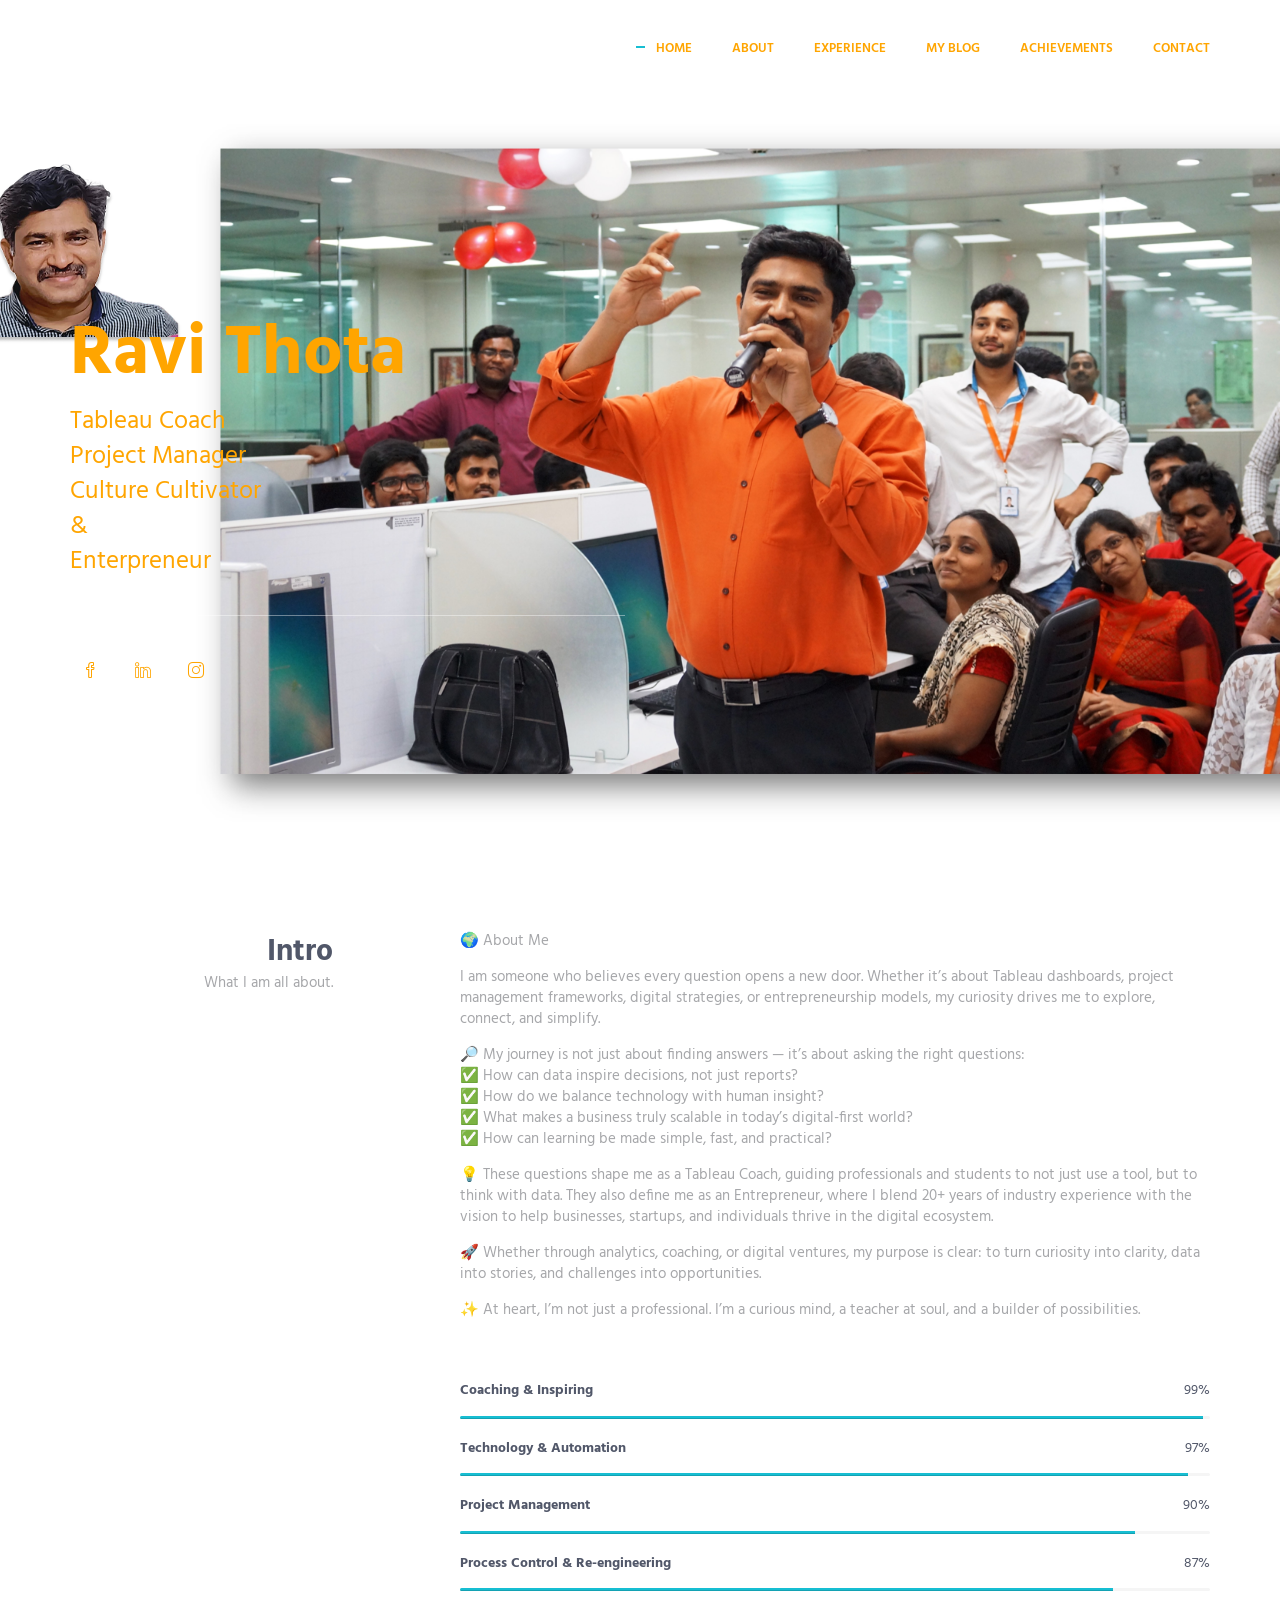
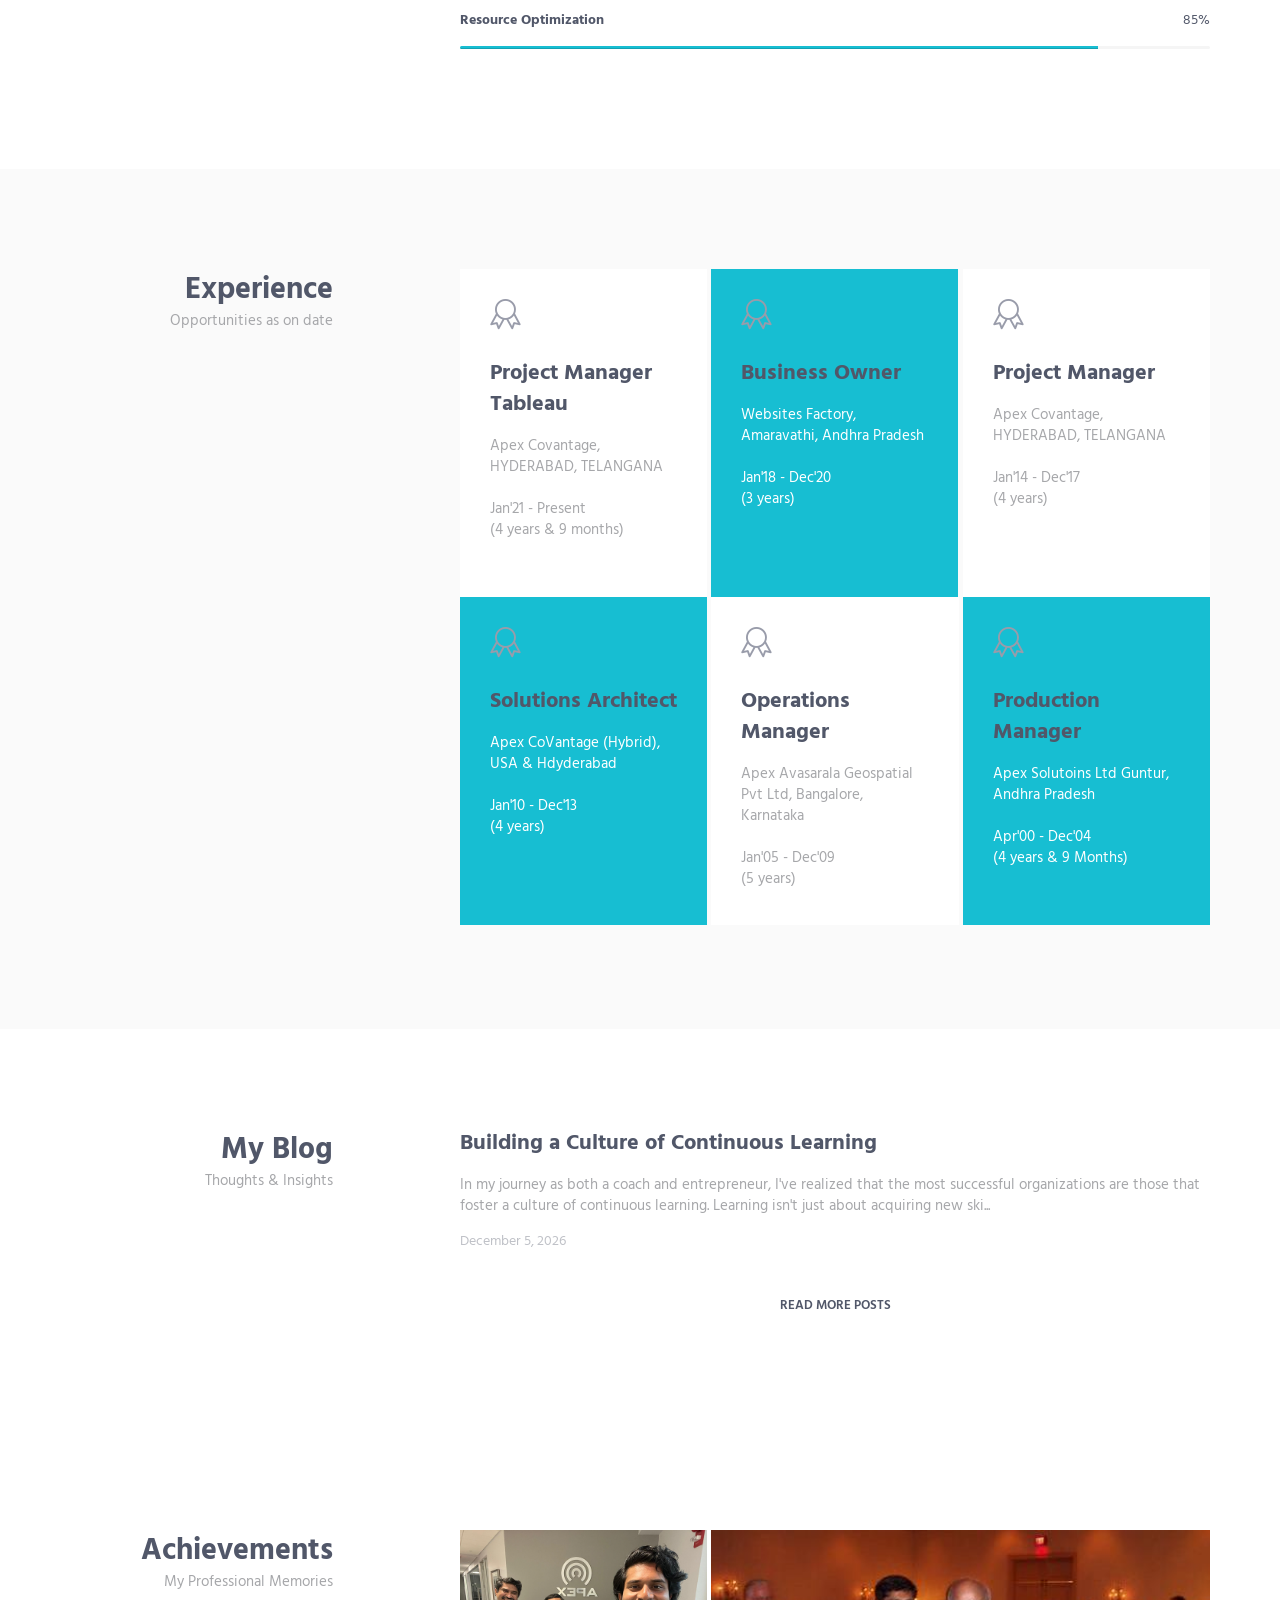
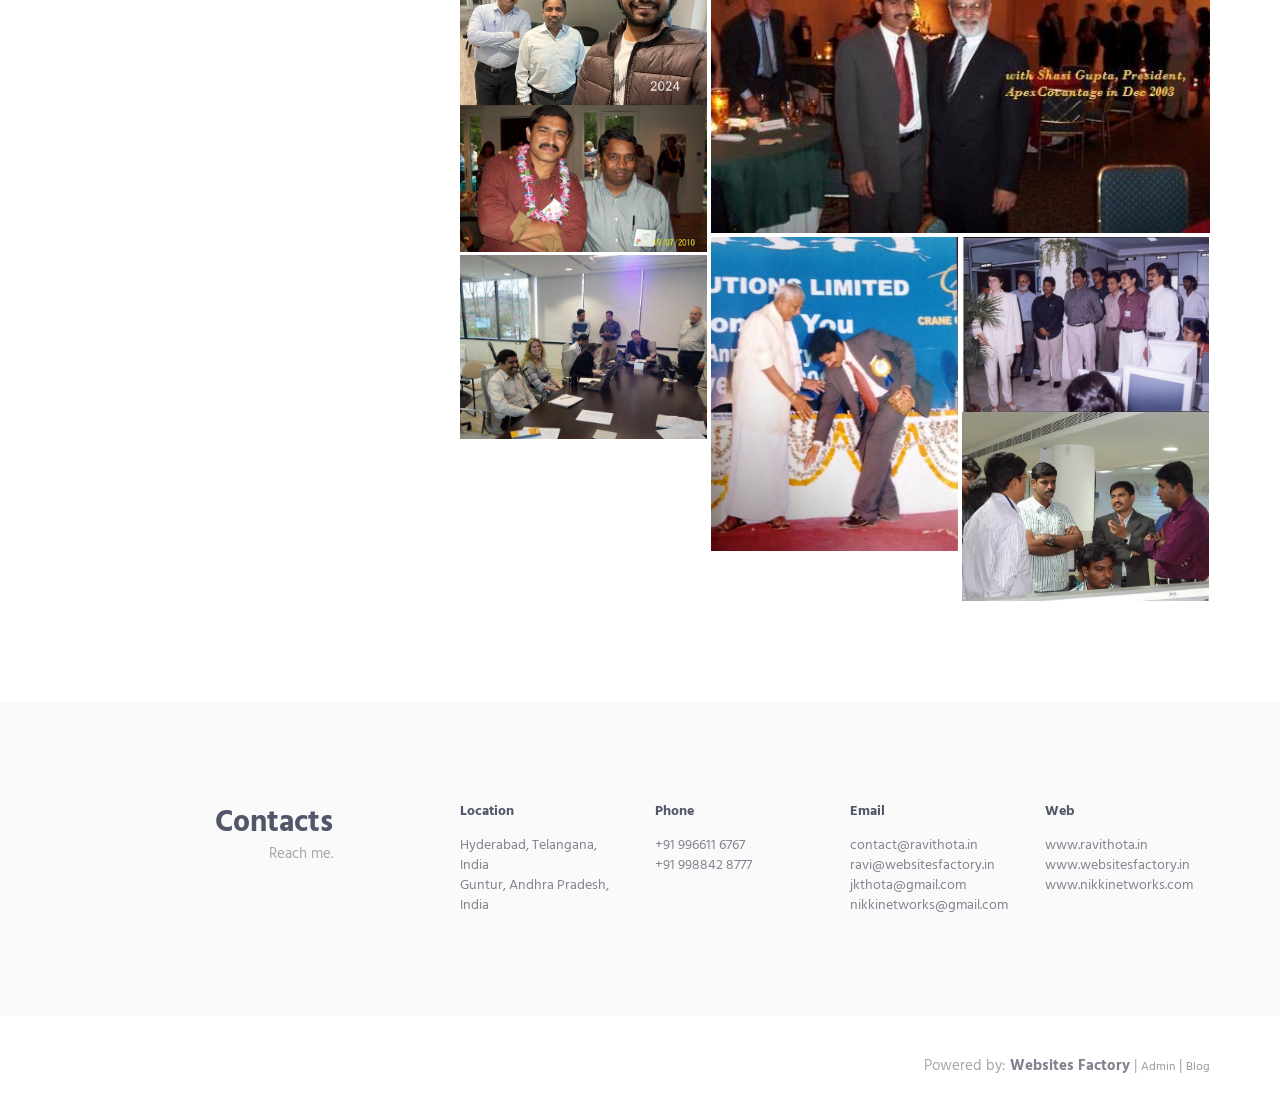
<file: index.html>
<!DOCTYPE html>
<html lang="en" class="no-js">
    <!-- BEGIN HEAD -->
    <head>
        <meta charset="utf-8"/>
        <title>Ravi Thota - Official Website</title>
        <meta http-equiv="X-UA-Compatible" content="IE=edge">
        <meta content="width=device-width, initial-scale=1" name="viewport"/>
        <meta content="Tableau Coach" name="description"/>
        <meta content="Tableau Coach" name="author"/>

        <!-- GLOBAL MANDATORY STYLES -->
        <link href="http://fonts.googleapis.com/css?family=Hind:300,400,500,600,700" rel="stylesheet" type="text/css">
        <link href="vendor/simple-line-icons/css/simple-line-icons.css" rel="stylesheet" type="text/css"/>
        <link href="vendor/bootstrap/css/bootstrap.min.css" rel="stylesheet" type="text/css"/>

        <!-- PAGE LEVEL PLUGIN STYLES -->
        <link href="css/animate.css" rel="stylesheet">

        <!-- THEME STYLES -->
        <link href="css/layout.min.css" rel="stylesheet" type="text/css"/>

        <!-- Favicon -->
        <link rel="shortcut icon" href="favicon.ico"/>
    </head>
    <!-- END HEAD -->

    <!-- BODY -->
    <body id="body" data-spy="scroll" data-target=".header">

        <!--========== HEADER ==========-->
        <header class="header navbar-fixed-top">
            <!-- Navbar -->
            <nav class="navbar" role="navigation">
                <div class="container">
                    <!-- Brand and toggle get grouped for better mobile display -->
                    <div class="menu-container js_nav-item">
                        <button type="button" class="navbar-toggle" data-toggle="collapse" data-target=".nav-collapse">
                            <span class="sr-only">Toggle navigation</span>
                            <span class="toggle-icon"></span>
                        </button>

                        <!-- Logo -->
                        <!-- End Logo -->
                    </div>

                    <!-- Collect the nav links, forms, and other content for toggling -->
                    <div class="collapse navbar-collapse nav-collapse">
                        <div class="menu-container">
                            <ul class="nav navbar-nav navbar-nav-right">
                                <li class="js_nav-item nav-item"><a class="nav-item-child nav-item-hover" href="#body">Home</a></li>
                                <li class="js_nav-item nav-item"><a class="nav-item-child nav-item-hover" href="#about">About</a></li>
                                <li class="js_nav-item nav-item"><a class="nav-item-child nav-item-hover" href="#experience">Experience</a></li>
                                <li class="js_nav-item nav-item"><a class="nav-item-child nav-item-hover" href="#blog">My Blog</a></li>
                                <li class="js_nav-item nav-item"><a class="nav-item-child nav-item-hover"
				href="#work">Achievements</a></li>
                                <li class="js_nav-item nav-item"><a class="nav-item-child nav-item-hover" href="#contact">Contact</a></li>
                            </ul>
                        </div>
                    </div>
                    <!-- End Navbar Collapse -->
                </div>
            </nav>
            <!-- Navbar -->
        </header>
        <!--========== END HEADER ==========-->

        <!--========== SLIDER ==========-->
        <div class="promo-block parallax-window"
	data-parallax="scroll" data-image-src="img/1920x1080/01.png">
            <div class="container">
                <div class="row">
                    <div class="col-sm-6">
                        <div class="promo-block-divider">
			   <br/>
			   <br/>
			   <br/>
			   <br/>
			   <br/>
                            <h1 class="promo-block-title">Ravi Thota</h1>
                            <p class="promo-block-text">Tableau
			    Coach<br/> Project Manager<br/>
			    Culture Cultivator</br>
			       &amp;<br/> Enterpreneur</p>
                        </div>
                        <ul class="list-inline">
                            <li><a href="https://www.facebook.com/jkthota" class="social-icons"><i class="icon-social-facebook"></i></a></li>
                            <li><a
href="https://www.linkedin.com/in/ravi-thota-rt-49754112b" class="social-icons"><i class="icon-social-linkedin"></i></a></li>

<li>
  <a href="https://www.instagram.com/ravi_k_t.6777" class="social-icons" target="_blank">
    <i class="icon-social-instagram"></i>
  </a>
</li>
<li>
  <a href="https://wa.me/919966116767" class="social-icons" target="_blank">
    <i class="icon-social-whatsapp"></i>
  </a>
</li>
                        </ul>
                    </div>
                </div>
                <!--// end row -->
            </div>
        </div>
        <!--========== SLIDER ==========-->

        <!--========== PAGE LAYOUT ==========-->
        <!-- About -->
        <div id="about">
            <div class="container content-lg">
                <div class="row">
                    <div class="col-sm-3 sm-margin-b-30">
                        <div class="text-right sm-text-left">
                            <h2 class="margin-b-0">Intro</h2>
                            <p>What I am all about.</p>
                        </div>
                    </div>
                    <div class="col-sm-8 col-sm-offset-1">
                        <div class="margin-b-60">


<p>🌍 About Me</p>

<p>I am someone who believes every question opens a new door. Whether
it’s about Tableau dashboards, project management frameworks, digital
strategies, or entrepreneurship models, my curiosity drives me to
explore, connect, and simplify.</p>

<p>🔎 My journey is not just about finding answers — it’s about
asking the right questions:<br/>
✅ How can data inspire decisions, not just reports?<br/>
✅ How do we balance technology with human insight?<br/>
✅ What makes a business truly scalable in today’s digital-first world?<br/>
✅ How can learning be made simple, fast, and practical?<br/></p>

<p>💡 These questions shape me as a Tableau Coach, guiding
professionals and students to not just use a tool, but to think with
data. They also define me as an Entrepreneur, where I blend 20+ years
of industry experience with the vision to help businesses, startups,
and individuals thrive in the digital ecosystem.</p>

<p>🚀 Whether through analytics, coaching, or digital ventures, my purpose is clear:
to turn curiosity into clarity, data into stories, and challenges
into opportunities.</p>

<p>✨ At heart, I’m not just a professional. I’m a curious mind, a
teacher at soul, and a builder of possibilities.
</p> </div>

                        <!-- Progress Box -->
                        <div class="progress-box">
                            <h5>Coaching & Inspiring<span
			    class="color-heading pull-right">99%</span></h5>
                            <div class="progress">
                                <div class="progress-bar
				bg-color-base" role="progressbar"
				data-width="99"></div>
                            </div>
                        </div>

                        <div class="progress-box">
                            <h5>Technology & Automation <span
			    class="color-heading pull-right">97%</span></h5>
                            <div class="progress">
                                <div class="progress-bar
				bg-color-base" role="progressbar" data-width="97"></div>
                            </div>
                        </div>
                        <div class="progress-box">
                            <h5>Project Management<span
			    class="color-heading pull-right">90%</span></h5>
                            <div class="progress">
                                <div class="progress-bar
				bg-color-base" role="progressbar" data-width="90"></div>
                            </div>
                        </div>
                        <div class="progress-box">
                            <h5>Process Control & Re-engineering<span
			    class="color-heading pull-right">87%</span></h5>
                            <div class="progress">
                                <div class="progress-bar
				bg-color-base" role="progressbar"
				data-width="87"></div>
                            </div>
                        </div>
                        <div class="progress-box">
                            <h5>Resource Optimization<span
			    class="color-heading pull-right">85%</span></h5>
                            <div class="progress">
                                <div class="progress-bar
				bg-color-base" role="progressbar"
				data-width="85"></div>
                            </div>
                        </div>
                        <!-- End Progress Box -->
                    </div>
                </div>
                <!--// end row -->
            </div>
        </div>
        <!-- End About -->

        <!-- Experience -->
        <div id="experience">
            <div class="bg-color-sky-light" data-auto-height="true">
                <div class="container content-lg">
                    <div class="row">
                        <div class="col-sm-3 sm-margin-b-30">
                            <div class="text-right sm-text-left">
                                <h2 class="margin-b-0">Experience</h2>
                                <p>Opportunities as on date</p>
                            </div>
                        </div>
                        <div class="col-sm-8 col-sm-offset-1">
                            <div class="row row-space-2 margin-b-4">


				<div class="col-md-4 md-margin-b-4">
                                    <div class="service" data-height="height">
                                        <div class="service-element">
                                            <i class="service-icon icon-badge"></i>
                                        </div>
                                        <div class="service-info">
                                            <h3>Project Manager
					    Tableau</h3>
                                            <p class="margin-b-5">Apex
					       Covantage, HYDERABAD, TELANGANA<br/><br>
					       Jan'21 - Present <br/>
					       (4 years & 9 months)</p>
                                        </div>
                                    </div>
                                </div>

				<div class="col-md-4 md-margin-b-4">
                                    <div class="service bg-color-base wow zoomIn" data-height="height" data-wow-duration=".3" data-wow-delay=".1s">
                                        <div class="service-element">
                                            <i class="service-icon icon-badge"></i>
                                        </div>
                                        <div class="service-info">
                                            <h3>Business Owner</h3>
                                            <p class="margin-b-5
					    color-white">Websites
					    Factory, Amaravathi,
					    Andhra Pradesh
<br/><br>
					       Jan'18 - Dec'20 <br/>
					       (3 years)</p>
                                        </div>
                                        <a href="#" class="content-wrapper-link"></a>    
                                    </div>
                                </div>



				<div class="col-md-4 md-margin-b-4">
                                    <div class="service" data-height="height">
                                        <div class="service-element">
                                            <i class="service-icon icon-badge"></i>
                                        </div>
                                        <div class="service-info">
                                            <h3>Project Manager</h3>
                                            <p class="margin-b-5">Apex
					       Covantage, HYDERABAD, TELANGANA<br/><br>
					       Jan'14 - Dec'17 <br/>
					       (4 years)</p>
                                        </div>
                                    </div>
                                </div>


				<div class="col-md-4 md-margin-b-4">
                                    <div class="service bg-color-base wow zoomIn" data-height="height" data-wow-duration=".3" data-wow-delay=".1s">
                                        <div class="service-element">
                                            <i class="service-icon icon-badge"></i>
                                        </div>
                                        <div class="service-info">
                                            <h3>Solutions Architect</h3>
                                            <p class="margin-b-5
					    color-white">Apex
					    CoVantage (Hybrid), USA &
					    Hdyderabad
					   <br/><br>
					       Jan'10 - Dec'13 <br/>
					       (4 years)</p>
                                        </div>
                                        <a href="#" class="content-wrapper-link"></a>    
                                    </div>
                                </div>



                                <div class="col-md-4">
                                    <div class="service" data-height="height">
                                        <div class="service-element">
                                            <i class="service-icon icon-badge"></i>
                                        </div>
                                        <div class="service-info">
                                            <h3>Operations Manager</h3>
                                            <p
					    class="margin-b-5">Apex
					    Avasarala Geospatial Pvt
					    Ltd, Bangalore, Karnataka
<br/><br>
					       Jan'05 - Dec'09 <br/>
					       (5 years)</p>
                                        </div>
                                        <a href="#" class="content-wrapper-link"></a>    
                                    </div>
                                </div>

				<div class="col-md-4 md-margin-b-4">
                                    <div class="service bg-color-base wow zoomIn" data-height="height" data-wow-duration=".3" data-wow-delay=".1s">
                                        <div class="service-element">
                                            <i class="service-icon icon-badge"></i>
                                        </div>
                                        <div class="service-info">
                                            <h3>Production Manager</h3>
                                            <p class="margin-b-5
					    color-white">Apex
					    Solutoins Ltd Guntur,
					    Andhra Pradesh
					   <br/><br>
					       Apr'00 - Dec'04 <br/>
					       (4 years & 9 Months)</p>
                                        </div>
                                        <a href="#" class="content-wrapper-link"></a>    
                                    </div>
                                </div>



                            </div>
                            <!--// end row -->
                        </div>
                    </div>
                    <!--// end row -->
                </div>
            </div>
        </div>
        <!-- End Experience -->

        <!-- Blog -->
        <div id="blog">
            <div class="container content-lg">
                <div class="row">
                    <div class="col-sm-3 sm-margin-b-30">
                        <div class="text-right sm-text-left">
                            <h2 class="margin-b-0">My Blog</h2>
                            <p>Thoughts & Insights</p>
                        </div>
                    </div>
                    <div class="col-sm-8 col-sm-offset-1">
                        <!-- Latest Blog Post Container -->
                        <div id="latest-blog-container">
                            <!-- Latest blog post will be dynamically loaded here -->
                        </div>
                        
                        <!-- More Button -->
                        <div class="text-center">
                            <a href="blog.html" class="btn-theme btn-theme-sm btn-white-bg text-uppercase">Read More Posts</a>
                        </div>
                    </div>
                </div>
                <!--// end row -->
            </div>
        </div>
        <!-- End Blog -->

        <!-- Work -->
        <div id="work">
            <div class="container content-lg">
                <div class="row">
                    <div class="col-sm-3 sm-margin-b-30">
                        <div class="text-right sm-text-left">
                            <h2 class="margin-b-0">Achievements</h2>
                            <p>My Professional Memories</p>
                        </div>
                    </div>
                    <div class="col-sm-8 col-sm-offset-1">
                        <!-- Masonry Grid -->
                        <div class="masonry-grid row row-space-2">
                            <div class="masonry-grid-sizer col-xs-6
col-sm-6 col-md-1"></div>

                            <div class="masonry-grid-item col-xs-12 col-sm-6 col-md-4 margin-b-4">
                                <!-- Work -->
                                <div class="work work-popup-trigger">
                                    <div class="work-overlay">
                                        <img class="full-width
					img-responsive"
					src="img/397x400/pardha.png" alt="Portfolio Image">
                                    </div>
                                    <div class="work-popup-overlay">
                                        <div class="work-popup-content">
                                            <a href="javascript:void(0);" class="work-popup-close">Hide</a>
                                            <div class="margin-b-30">
                                                <h3
						class="margin-b-5">2010
						& 2024
						Visit to Herndon, USA</h3>
                                                <span></span>
                                            </div>
                                            <div class="row">
                                                <div class="col-sm-8 work-popup-content-divider sm-margin-b-20">
                                                    <div class="margin-t-10 sm-margin-t-0">
                                                        <ul class="list-inline work-popup-tag">
                                                            <li class="work-popup-tag-item"><a class="work-popup-tag-link"
							    href="#">



<p>🌟 My Role Model – Sri Pardha Karamsetty, CEO Apex CoVantage</p>
<p>Every journey needs inspiration, and for me, that light has been
Sri Pardha Garu. He is more than a leader — he is a visionary who has shown how
knowledge, humility, and service can create a lasting impact.</p>

<p>What inspires me most about Sri Pardha Garu is his ability to
blend wisdom with action. He doesn’t just speak about values; he
lives them. His clarity of thought, courage in decisions, and deep
compassion for people have been guiding principles in my own path as
a Tableau Coach and Entrepreneur.</p>

<p>💡 From him, I learned that true leadership is not about titles,
but about the questions we ask, the opportunities we create, and the
lives we touch.</p>

<p>🙏 I feel grateful to carry forward even a fraction of his vision
— to inspire, to build, and to serve with purpose.</p>
							      </a></li>
                                                        </ul>
                                                    </div>
                                                </div>
                                                <div class="col-sm-4">
                                                    <div
class="margin-t-10 sm-margin-t-0">

<p>Photo<br/>

Top (Herndon, 2024): With Sri Pardha Garu and my elder son, Vamsi
Thota<br/>
<br/>
Bottom (Herndon, 2010): With Sri Pardha Garu at a Christmas Party</p>

                                                    </div>
                                                </div>
                                            </div>
                                        </div>
                                    </div>
                                </div>
                                <!-- End Work -->
                            </div>

                            <div class="masonry-grid-item col-xs-12 col-sm-6 col-md-8 margin-b-4">
                                <!-- Work -->
                                <div class="work work-popup-trigger">
                                    <div class="work-overlay">
                                        <img class="full-width img-responsive" src="img/800x400/01.jpg" alt="Portfolio Image">
                                    </div>
                                    <div class="work-popup-overlay">
                                        <div class="work-popup-content">
                                            <a href="javascript:void(0);" class="work-popup-close">Hide</a>
                                            <div class="margin-b-30">
                                                <h3 class="margin-b-5">Consistency
						   & Stability</h3>
                                                <span>25 years
						   Service at APEX
						   in various
						   Departments</span>
                                            </div>
                                            <div class="row">
                                                <div class="col-sm-8 work-popup-content-divider sm-margin-b-20">
                                                    <div class="margin-t-10 sm-margin-t-0">
<p>An accomplished Content Development & e-Publishing Professional
   with significant experience of 19 years with Apex Covantage in
   diverse areas encompassing web content development, project
   management, customer engagement, quality, reporting &
   documentation, and people management</p>

<p>Expert in providing tactical E-learning solutions using strong
   knowledge of all phases of the Content Development Life Cycle,
   including Study, Analysis, Content Design, Deployment, Integration
   and Implementation. Well versed with data conversions, client
   interaction, production of conversion samples, re-engineering of
   production process.</p>

							<ul class="list-inline work-popup-tag">
                                                            <li class="work-popup-tag-item"><a class="work-popup-tag-link"
							    href="#">Photo:
							       With
							       Dr.
							       Shashi
							       Gupta -
							       Founder
							       of APEX
							       CoVantage
							       in 2003
							      </a></li>
                                                        </ul>
                                                    </div>
                                                </div>
                                                <div class="col-sm-4">
                                                    <div class="margin-t-10 sm-margin-t-0">
                                                        <p class="margin-b-5"><strong>Project
							   Manager:</strong>
							2012-2017</p>
                                                        <p class="margin-b-5"><strong>Operations
							   Manager:</strong>
							2007-2011</p>
                                                        <p class="margin-b-5"><strong>Production
							   Manager:</strong>
							2001-2006</p>
                                                        <p class="margin-b-5"><strong>Process
							   Quality
							   Group
							   Leader:</strong>
							1999-2000</p>
                                                    </div>
                                                </div>
                                            </div>
                                        </div>
                                    </div>
                                </div>
                                <!-- End Work -->
                            </div>



                            <div class="masonry-grid-item col-xs-12 col-sm-6 col-md-4 margin-b-4">
                                <!-- Work -->
                                <div class="work work-popup-trigger">
                                    <div class="work-overlay">
                                        <img class="full-width img-responsive" src="img/397x400/01.jpg" alt="Portfolio Image">
                                    </div>
                                    <div class="work-popup-overlay">
                                        <div class="work-popup-content">
                                            <a href="javascript:void(0);" class="work-popup-close">Hide</a>
                                            <div class="margin-b-30">
                                                <h3 class="margin-b-5">5
						   Years Anniversary
						   Celebration with
						   APEX - Guntur</h3>
                                                <span></span>
                                            </div>
                                            <div class="row">
                                                <div class="col-sm-8 work-popup-content-divider sm-margin-b-20">
                                                    <div class="margin-t-10 sm-margin-t-0">
                                                        <ul class="list-inline work-popup-tag">
                                                            <li class="work-popup-tag-item"><a class="work-popup-tag-link"
							    href="#">Photo:
							       With
							       Mr.
							       Grandhi
							       Subba
							       Rao
							       Garu-
							       Founder
							       of
							       Crane
							       Group
							       of
							       Companies
							       - 
							       2005
							      </a></li>
                                                        </ul>
                                                    </div>
                                                </div>
                                                <div class="col-sm-4">
                                                    <div class="margin-t-10 sm-margin-t-0">
                                                    </div>
                                                </div>
                                            </div>
                                        </div>
                                    </div>
                                </div>
                                <!-- End Work -->
                            </div>
                            <div class="masonry-grid-item col-xs-12 col-sm-6 col-md-4 md-margin-b-4">
                                <!-- Work -->
                                <div class="work work-popup-trigger">
                                    <div class="work-overlay">
                                        <img class="full-width img-responsive" src="img/397x300/01.jpg" alt="Portfolio Image">
                                    </div>
                                    <div class="work-popup-overlay">
                                        <div class="work-popup-content">
                                            <a href="javascript:void(0);" class="work-popup-close">Hide</a>
                                            <div class="margin-b-30">
                                                <h3 class="margin-b-5">Success
						   Meet in 1999</h3>
                                                <span></span>
                                            </div>
                                            <div class="row">
                                                <div class="col-sm-8 work-popup-content-divider sm-margin-b-20">
                                                    <div class="margin-t-10 sm-margin-t-0">
                                                        <ul class="list-inline work-popup-tag">
                                                            <li class="work-popup-tag-item"><a class="work-popup-tag-link"
							    href="#">Photo:
							       With
							       Dr.
							       Shashi
							       Gupta -
							       &
							       Margaget
							       Founder
							       &
							       CoFounder
							       of APEX
							       CoVantage
							       in 1999
							      </a></li>
                                                        </ul>
                                                    </div>
                                                </div>
                                                <div class="col-sm-4">
                                                    <div class="margin-t-10 sm-margin-t-0">
                                                    </div>
                                                </div>
                                            </div>
                                        </div>
                                    </div>
                                </div>
                                <!-- End Work -->
                            </div>
                            <div class="masonry-grid-item col-xs-12 col-sm-6 col-md-4 md-margin-b-4">
                                <!-- Work -->
                                <div class="work work-popup-trigger">
                                    <div class="work-overlay">
                                        <img class="full-width img-responsive" src="img/397x300/02.jpg" alt="Portfolio Image">
                                    </div>
                                    <div class="work-popup-overlay">
                                        <div class="work-popup-content">
                                            <a href="javascript:void(0);" class="work-popup-close">Hide</a>
                                            <div class="margin-b-30">
                                                <h3 class="margin-b-5">Solution
						   Archtecture Meeting
						   in USA - Herndon VA</h3>
                                                <span></span>
                                            </div>
                                            <div class="row">
                                                <div class="col-sm-8 work-popup-content-divider sm-margin-b-20">
                                                    <div class="margin-t-10 sm-margin-t-0">
                                                        <ul class="list-inline work-popup-tag">
                                                            <li class="work-popup-tag-item"><a class="work-popup-tag-link"
							    href="#">Photo:
							       With
							       David
							       Case,
							       Micky &
							       Ram
							       in 2010
							      </a></li>
                                                        </ul>
                                                    </div>
                                                </div>
                                                <div class="col-sm-4">
                                                    <div class="margin-t-10 sm-margin-t-0">
                                                    </div>
                                                </div>
                                            </div>
                                        </div>
                                    </div>
                                </div>
                                <!-- End Work -->
                            </div>
                            <div class="masonry-grid-item col-xs-12 col-sm-6 col-md-4">
                                <!-- Work -->
                                <div class="work work-popup-trigger">
                                    <div class="work-overlay">
                                        <img class="full-width img-responsive" src="img/397x300/03.jpg" alt="Portfolio Image">
                                    </div>
                                    <div class="work-popup-overlay">
                                        <div class="work-popup-content">
                                            <a href="javascript:void(0);" class="work-popup-close">Hide</a>
                                            <div class="margin-b-30">
                                                <h3 class="margin-b-5">Success
						   Meet with Client
						   in Chennai
						   - 2015</h3>
                                                <span></span>
                                            </div>
                                            <div class="row">
                                                <div class="col-sm-8 work-popup-content-divider sm-margin-b-20">
                                                    <div class="margin-t-10 sm-margin-t-0">
                                                        <ul class="list-inline work-popup-tag">
                                                             <li class="work-popup-tag-item"><a class="work-popup-tag-link"
							    href="#">Photo:
							       With
							       Kamal
							       Kannan,
							       Kamalhasan
							       & 
							       Ravi,
							       in 2015
							      </a></li>
                                                       </ul>
                                                    </div>
                                                </div>
                                                <div class="col-sm-4">
                                                    <div class="margin-t-10 sm-margin-t-0">
                                                    </div>
                                                </div>
                                            </div>
                                        </div>
                                    </div>
                                </div>
                                <!-- End Work -->
                            </div>
                        </div>
                        <!-- End Masonry Grid -->
                    </div>
                </div>
                <!--// end row -->
            </div>
        </div>
        <!-- End Work -->
            
        <!-- Contact -->
        <div id="contact">
            <div class="bg-color-sky-light">
                <div class="container content-lg">
                    <div class="row">
                        <div class="col-sm-3 sm-margin-b-30">
                            <div class="text-right sm-text-left">
                                <h2 class="margin-b-0">Contacts</h2>
                                <p>Reach me.</p>
                            </div>
                        </div>
                        <div class="col-sm-8 col-sm-offset-1">
                            <div class="row">
                                <div class="col-md-3 col-xs-6 md-margin-b-30">
                                    <h5>Location</h5>
				    
                                    <a href="#">Hyderabad, Telangana,
				    India</a><br/>
                                    <a href="#">Guntur, Andhra
				       Pradesh, India</a><br/>
                                </div>
                                <div class="col-md-3 col-xs-6 md-margin-b-30">
                                    <h5>Phone</h5>
                                    <a href="#">+91 996611
				       6767</a><br/>
                                    <a href="#">+91 998842 8777</a>
				    
                                </div>
                                <div class="col-md-3 col-xs-6">
                                    <h5>Email</h5>
                                    <a
				    href="mailto:#">contact@ravithota.in</a><br/>
                                    <a href="mailto:#">ravi@websitesfactory.in</a><br/>
                                    <a
				    href="mailto:#">jkthota@gmail.com</a><br/>
                                    <a href="mailto:#">nikkinetworks@gmail.com</a>
	                     </div>
                                <div class="col-md-3 col-xs-6">
                                    <h5>Web</h5>
                                    <a href="https://ravithota.in/">www.ravithota.in</a><br/>
                                    <a href="https://websitesfactory.in/">www.websitesfactory.in</a>
                                    <a href="https://nikkinetworks.com/">www.nikkinetworks.com</a>

                                </div>
                            </div>
                        </div>
                    </div>
                    <!--// end row -->
                </div>
            </div>
        </div>
        <!-- End Contact -->
        <!--========== END PAGE LAYOUT ==========-->

        <!--========== FOOTER ==========-->
        <footer class="footer">
            <div class="content container">
                <div class="row">
                    <div class="col-xs-6">
                    </div>
                    <div class="col-xs-6 text-right sm-text-left">
                        <p class="margin-b-0">
                           Powered by: <a class="fweight-700"
                           href="http://www.websitesfactory.in/">Websites
                              Factory</a> | <a href="admin-blog.html" style="color: #999; font-size: 12px;">Admin</a> | 
                              <a href="blog.html" style="color: #999; font-size: 12px;">Blog</a>
                            </p>
                              
                    </div>
                </div>
                <!--// end row -->
            </div>
        </footer>
        <!--========== END FOOTER ==========-->

        <!-- Back To Top -->
        <a href="javascript:void(0);" class="js-back-to-top back-to-top">Top</a>

        <!-- JAVASCRIPTS(Load javascripts at bottom, this will reduce page load time) -->
        <!-- CORE PLUGINS -->
        <script src="vendor/jquery.min.js" type="text/javascript"></script>
        <script src="vendor/jquery-migrate.min.js" type="text/javascript"></script>
        <script src="vendor/bootstrap/js/bootstrap.min.js" type="text/javascript"></script>

        <!-- PAGE LEVEL PLUGINS -->
        <script src="vendor/jquery.easing.js" type="text/javascript"></script>
        <script src="vendor/jquery.back-to-top.js" type="text/javascript"></script>
        <script src="vendor/jquery.smooth-scroll.js" type="text/javascript"></script>
        <script src="vendor/jquery.wow.min.js" type="text/javascript"></script>
        <script src="vendor/jquery.parallax.min.js" type="text/javascript"></script>
        <script src="vendor/jquery.appear.js" type="text/javascript"></script>
        <script src="vendor/masonry/jquery.masonry.pkgd.min.js" type="text/javascript"></script>
        <script src="vendor/masonry/imagesloaded.pkgd.min.js" type="text/javascript"></script>

        <!-- PAGE LEVEL SCRIPTS -->
        <script src="js/layout.min.js" type="text/javascript"></script>
        <script src="js/components/progress-bar.min.js" type="text/javascript"></script>
        <script src="js/components/masonry.min.js" type="text/javascript"></script>
        <script src="js/components/wow.min.js" type="text/javascript"></script>
        <script src="js/blog-manager.js" type="text/javascript"></script>
        
        <!-- Blog Display Script -->
        <script>
            document.addEventListener('DOMContentLoaded', function() {
                displayLatestBlog();
            });

            function displayLatestBlog() {
                const container = document.getElementById('latest-blog-container');
                const latestBlog = blogManager.getLatestBlog();
                
                if (!latestBlog) {
                    container.innerHTML = '<div class="text-center"><p>No blog posts available yet.</p></div>';
                    return;
                }

                const html = `
                    <div class="blog-post margin-b-30">
                        ${latestBlog.imageUrl ? `
                            <div class="blog-post-img">
                                <img class="img-responsive" src="${latestBlog.imageUrl}" alt="${latestBlog.title}">
                            </div>
                        ` : ''}
                        <div class="blog-post-content">
                            <h3 class="blog-post-title">${latestBlog.title}</h3>
                            <p class="blog-post-text">${truncateText(latestBlog.content, 200)}</p>
                            <div class="blog-post-meta">
                                <span class="blog-post-date">${latestBlog.date}</span>
                            </div>
                        </div>
                    </div>
                `;
                
                container.innerHTML = html;
            }
        </script>

    </body>
    <!-- END BODY -->
</html>
</file>
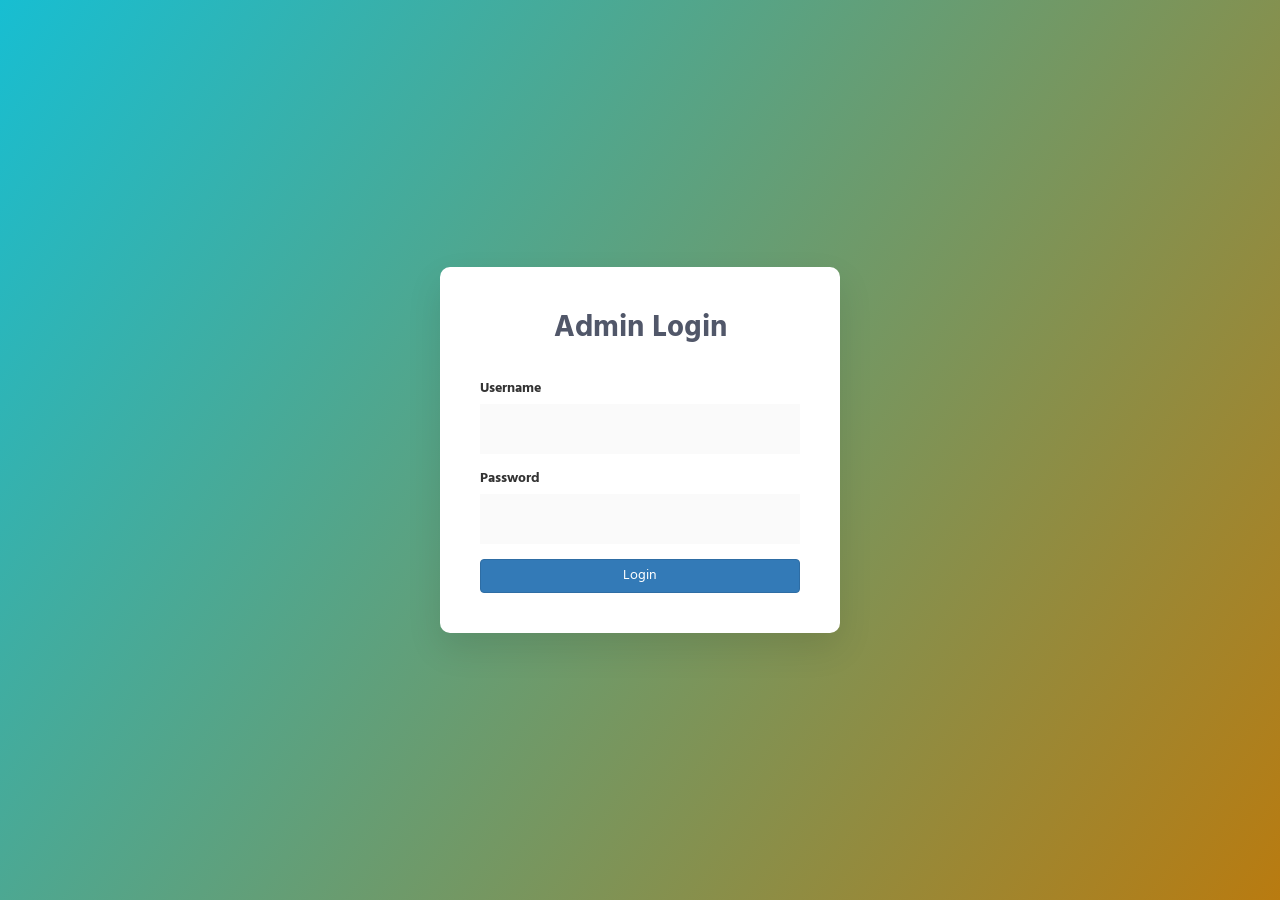
<file: admin-blog.html>
<!DOCTYPE html>
<html lang="en" class="no-js">
    <!-- BEGIN HEAD -->
    <head>
        <meta charset="utf-8"/>
        <title>Admin Blog - Ravi Thota</title>
        <meta http-equiv="X-UA-Compatible" content="IE=edge">
        <meta content="width=device-width, initial-scale=1" name="viewport"/>
        <meta content="Admin Blog Management" name="description"/>
        <meta content="Ravi Thota" name="author"/>

        <!-- GLOBAL MANDATORY STYLES -->
        <link href="http://fonts.googleapis.com/css?family=Hind:300,400,500,600,700" rel="stylesheet" type="text/css">
        <link href="vendor/simple-line-icons/css/simple-line-icons.css" rel="stylesheet" type="text/css"/>
        <link href="vendor/bootstrap/css/bootstrap.min.css" rel="stylesheet" type="text/css"/>

        <!-- PAGE LEVEL PLUGIN STYLES -->
        <link href="css/animate.css" rel="stylesheet">

        <!-- THEME STYLES -->
        <link href="css/layout.min.css" rel="stylesheet" type="text/css"/>

        <!-- Favicon -->
        <link rel="shortcut icon" href="favicon.ico"/>
        
        <style>
            .login-container {
                min-height: 100vh;
                display: flex;
                align-items: center;
                justify-content: center;
                background: linear-gradient(125deg, #17bed2 0%, #b97b10 100%);
            }
            .login-form {
                background: white;
                padding: 40px;
                border-radius: 10px;
                box-shadow: 0 15px 35px rgba(0,0,0,0.1);
                width: 100%;
                max-width: 400px;
            }
            .admin-container {
                padding-top: 100px;
                min-height: 100vh;
            }
            .blog-form {
                background: white;
                padding: 30px;
                border-radius: 10px;
                box-shadow: 0 5px 15px rgba(0,0,0,0.1);
                margin-bottom: 30px;
            }
            .image-preview {
                max-width: 200px;
                max-height: 200px;
                margin-top: 10px;
                border-radius: 5px;
            }
            .hidden {
                display: none;
            }
            .error-message {
                color: #e74c3c;
                margin-top: 10px;
            }
            .success-message {
                color: #27ae60;
                margin-top: 10px;
            }
            .margin-r-10 {
                margin-right: 10px;
            }
        </style>
    </head>
    <!-- END HEAD -->

    <!-- BODY -->
    <body id="body">

        <!-- Login Form -->
        <div id="login-section" class="login-container">
            <div class="login-form">
                <h2 class="text-center margin-b-30">Admin Login</h2>
                <form id="login-form">
                    <div class="form-group">
                        <label for="username">Username</label>
                        <input type="text" class="form-control" id="username" required>
                    </div>
                    <div class="form-group">
                        <label for="password">Password</label>
                        <input type="password" class="form-control" id="password" required>
                    </div>
                    <button type="submit" class="btn btn-primary btn-block">Login</button>
                </form>
                <div id="login-error" class="error-message hidden"></div>
            </div>
        </div>

        <!-- Admin Dashboard -->
        <div id="admin-section" class="admin-container hidden">
            <div class="container">
                <div class="row">
                    <div class="col-md-8 col-md-offset-2">
                        <div class="text-center margin-b-30">
                            <h2>Blog Management</h2>
                            <p>Create and manage your blog posts</p>
                        </div>

                        <!-- Blog Creation/Edit Form -->
                        <div class="blog-form">
                            <h3 id="form-title">Create New Blog Post</h3>
                            <form id="blog-form">
                                <input type="hidden" id="edit-blog-id" value="">
                                <div class="form-group">
                                    <label for="blog-title">Title</label>
                                    <input type="text" class="form-control" id="blog-title" required>
                                </div>
                                <div class="form-group">
                                    <label for="blog-content">Content</label>
                                    <textarea class="form-control" id="blog-content" rows="8" required></textarea>
                                </div>
                                <div class="form-group">
                                    <label for="blog-image">Image (Optional)</label>
                                    <input type="file" class="form-control" id="blog-image" accept="image/*">
                                    <div id="image-preview-container"></div>
                                    <div id="current-image-container"></div>
                                </div>
                                <button type="submit" class="btn btn-primary" id="submit-btn">Post Blog</button>
                                <button type="button" class="btn btn-warning" id="cancel-edit-btn" onclick="cancelEdit()" style="display: none;">Cancel Edit</button>
                                <button type="button" class="btn btn-default" onclick="logout()">Logout</button>
                            </form>
                            <div id="blog-message"></div>
                        </div>

                        <!-- Existing Blogs -->
                        <div class="blog-form">
                            <h3>Existing Blog Posts</h3>
                            <div id="existing-blogs">
                                <!-- Existing blogs will be loaded here -->
                            </div>
                        </div>
                    </div>
                </div>
            </div>
        </div>

        <!-- JAVASCRIPTS(Load javascripts at bottom, this will reduce page load time) -->
        <!-- CORE PLUGINS -->
        <script src="vendor/jquery.min.js" type="text/javascript"></script>
        <script src="vendor/jquery-migrate.min.js" type="text/javascript"></script>
        <script src="vendor/bootstrap/js/bootstrap.min.js" type="text/javascript"></script>

        <!-- PAGE LEVEL PLUGINS -->
        <script src="vendor/jquery.easing.js" type="text/javascript"></script>

        <!-- PAGE LEVEL SCRIPTS -->
        <script src="js/layout.min.js" type="text/javascript"></script>
        <script src="js/blog-manager.js" type="text/javascript"></script>
        
        <!-- Admin Script -->
        <script>
            document.addEventListener('DOMContentLoaded', function() {
                // Check if user is already authenticated
                if (authManager.isAuthenticated()) {
                    showAdminSection();
                } else {
                    showLoginSection();
                }

                // Login form handler
                document.getElementById('login-form').addEventListener('submit', function(e) {
                    e.preventDefault();
                    const username = document.getElementById('username').value;
                    const password = document.getElementById('password').value;
                    
                    if (authManager.login(username, password)) {
                        showAdminSection();
                        document.getElementById('login-error').classList.add('hidden');
                    } else {
                        document.getElementById('login-error').textContent = 'Invalid username or password';
                        document.getElementById('login-error').classList.remove('hidden');
                    }
                });

                // Blog form handler
                document.getElementById('blog-form').addEventListener('submit', function(e) {
                    e.preventDefault();
                    createBlogPost();
                });

                // Image upload handler
                document.getElementById('blog-image').addEventListener('change', function(e) {
                    const file = e.target.files[0];
                    if (file) {
                        handleImageUpload(file, function(imageData) {
                            const previewContainer = document.getElementById('image-preview-container');
                            previewContainer.innerHTML = `<img src="${imageData}" class="image-preview" alt="Preview">`;
                        });
                    }
                });
            });

            function showLoginSection() {
                document.getElementById('login-section').classList.remove('hidden');
                document.getElementById('admin-section').classList.add('hidden');
            }

            function showAdminSection() {
                document.getElementById('login-section').classList.add('hidden');
                document.getElementById('admin-section').classList.remove('hidden');
                loadExistingBlogs();
            }

            function logout() {
                authManager.logout();
                showLoginSection();
                // Clear form
                document.getElementById('blog-form').reset();
                document.getElementById('image-preview-container').innerHTML = '';
                document.getElementById('blog-message').innerHTML = '';
            }

            function createBlogPost() {
                const title = document.getElementById('blog-title').value;
                const content = document.getElementById('blog-content').value;
                const imageFile = document.getElementById('blog-image').files[0];
                const editId = document.getElementById('edit-blog-id').value;
                
                if (!title || !content) {
                    showMessage('Please fill in all required fields', 'error');
                    return;
                }

                if (imageFile) {
                    handleImageUpload(imageFile, function(imageData) {
                        if (editId) {
                            // Update existing blog
                            const blog = blogManager.updateBlog(editId, title, content, imageData);
                            showMessage('Blog post updated successfully!', 'success');
                        } else {
                            // Create new blog
                            const blog = blogManager.addBlog(title, content, imageData);
                            showMessage('Blog post created successfully!', 'success');
                        }
                        resetForm();
                        loadExistingBlogs();
                    });
                } else {
                    if (editId) {
                        // Update existing blog without changing image
                        const existingBlog = blogManager.getBlogById(editId);
                        const imageUrl = existingBlog ? existingBlog.imageUrl : null;
                        const blog = blogManager.updateBlog(editId, title, content, imageUrl);
                        showMessage('Blog post updated successfully!', 'success');
                    } else {
                        // Create new blog
                        const blog = blogManager.addBlog(title, content);
                        showMessage('Blog post created successfully!', 'success');
                    }
                    resetForm();
                    loadExistingBlogs();
                }
            }

            function loadExistingBlogs() {
                const container = document.getElementById('existing-blogs');
                const blogs = blogManager.getAllBlogs();
                
                if (blogs.length === 0) {
                    container.innerHTML = '<p>No blog posts yet.</p>';
                    return;
                }

                let html = '';
                blogs.forEach(blog => {
                    html += `
                        <div class="panel panel-default margin-b-20">
                            <div class="panel-body">
                                <div class="row">
                                    <div class="col-md-8">
                                        <h4>${blog.title}</h4>
                                        <p>${truncateText(blog.content, 150)}</p>
                                        <small class="text-muted">Posted on: ${blog.date}</small>
                                    </div>
                                    <div class="col-md-4 text-right">
                                        ${blog.imageUrl ? `<img src="${blog.imageUrl}" style="max-width: 100px; max-height: 100px;" class="img-thumbnail">` : ''}
                                        <br><br>
                                        <button class="btn btn-primary btn-sm margin-r-10" onclick="editBlog('${blog.id}')">Edit</button>
                                        <button class="btn btn-danger btn-sm" onclick="deleteBlog('${blog.id}')">Delete</button>
                                    </div>
                                </div>
                            </div>
                        </div>
                    `;
                });
                
                container.innerHTML = html;
            }

            function editBlog(blogId) {
                const blog = blogManager.getBlogById(blogId);
                if (!blog) {
                    showMessage('Blog post not found', 'error');
                    return;
                }

                // Populate form with blog data
                document.getElementById('edit-blog-id').value = blogId;
                document.getElementById('blog-title').value = blog.title;
                document.getElementById('blog-content').value = blog.content;
                
                // Update form UI for edit mode
                document.getElementById('form-title').textContent = 'Edit Blog Post';
                document.getElementById('submit-btn').textContent = 'Update Blog';
                document.getElementById('cancel-edit-btn').style.display = 'inline-block';
                
                // Show current image if exists
                const currentImageContainer = document.getElementById('current-image-container');
                if (blog.imageUrl) {
                    currentImageContainer.innerHTML = `
                        <div class="margin-t-10">
                            <label>Current Image:</label>
                            <img src="${blog.imageUrl}" class="image-preview" alt="Current image">
                            <p class="text-muted small">Upload a new image to replace the current one</p>
                        </div>
                    `;
                } else {
                    currentImageContainer.innerHTML = '';
                }
                
                // Clear new image preview
                document.getElementById('image-preview-container').innerHTML = '';
                
                // Scroll to form
                document.getElementById('blog-form').scrollIntoView({ behavior: 'smooth' });
            }

            function cancelEdit() {
                resetForm();
            }

            function resetForm() {
                document.getElementById('blog-form').reset();
                document.getElementById('edit-blog-id').value = '';
                document.getElementById('form-title').textContent = 'Create New Blog Post';
                document.getElementById('submit-btn').textContent = 'Post Blog';
                document.getElementById('cancel-edit-btn').style.display = 'none';
                document.getElementById('image-preview-container').innerHTML = '';
                document.getElementById('current-image-container').innerHTML = '';
                document.getElementById('blog-message').innerHTML = '';
            }

            function deleteBlog(blogId) {
                if (confirm('Are you sure you want to delete this blog post?')) {
                    blogManager.deleteBlog(blogId);
                    showMessage('Blog post deleted successfully!', 'success');
                    loadExistingBlogs();
                }
            }

            function showMessage(message, type) {
                const messageDiv = document.getElementById('blog-message');
                messageDiv.textContent = message;
                messageDiv.className = type === 'error' ? 'error-message' : 'success-message';
                messageDiv.classList.remove('hidden');
                
                // Hide message after 3 seconds
                setTimeout(function() {
                    messageDiv.classList.add('hidden');
                }, 3000);
            }
        </script>

    </body>
    <!-- END BODY -->
</html>
</file>
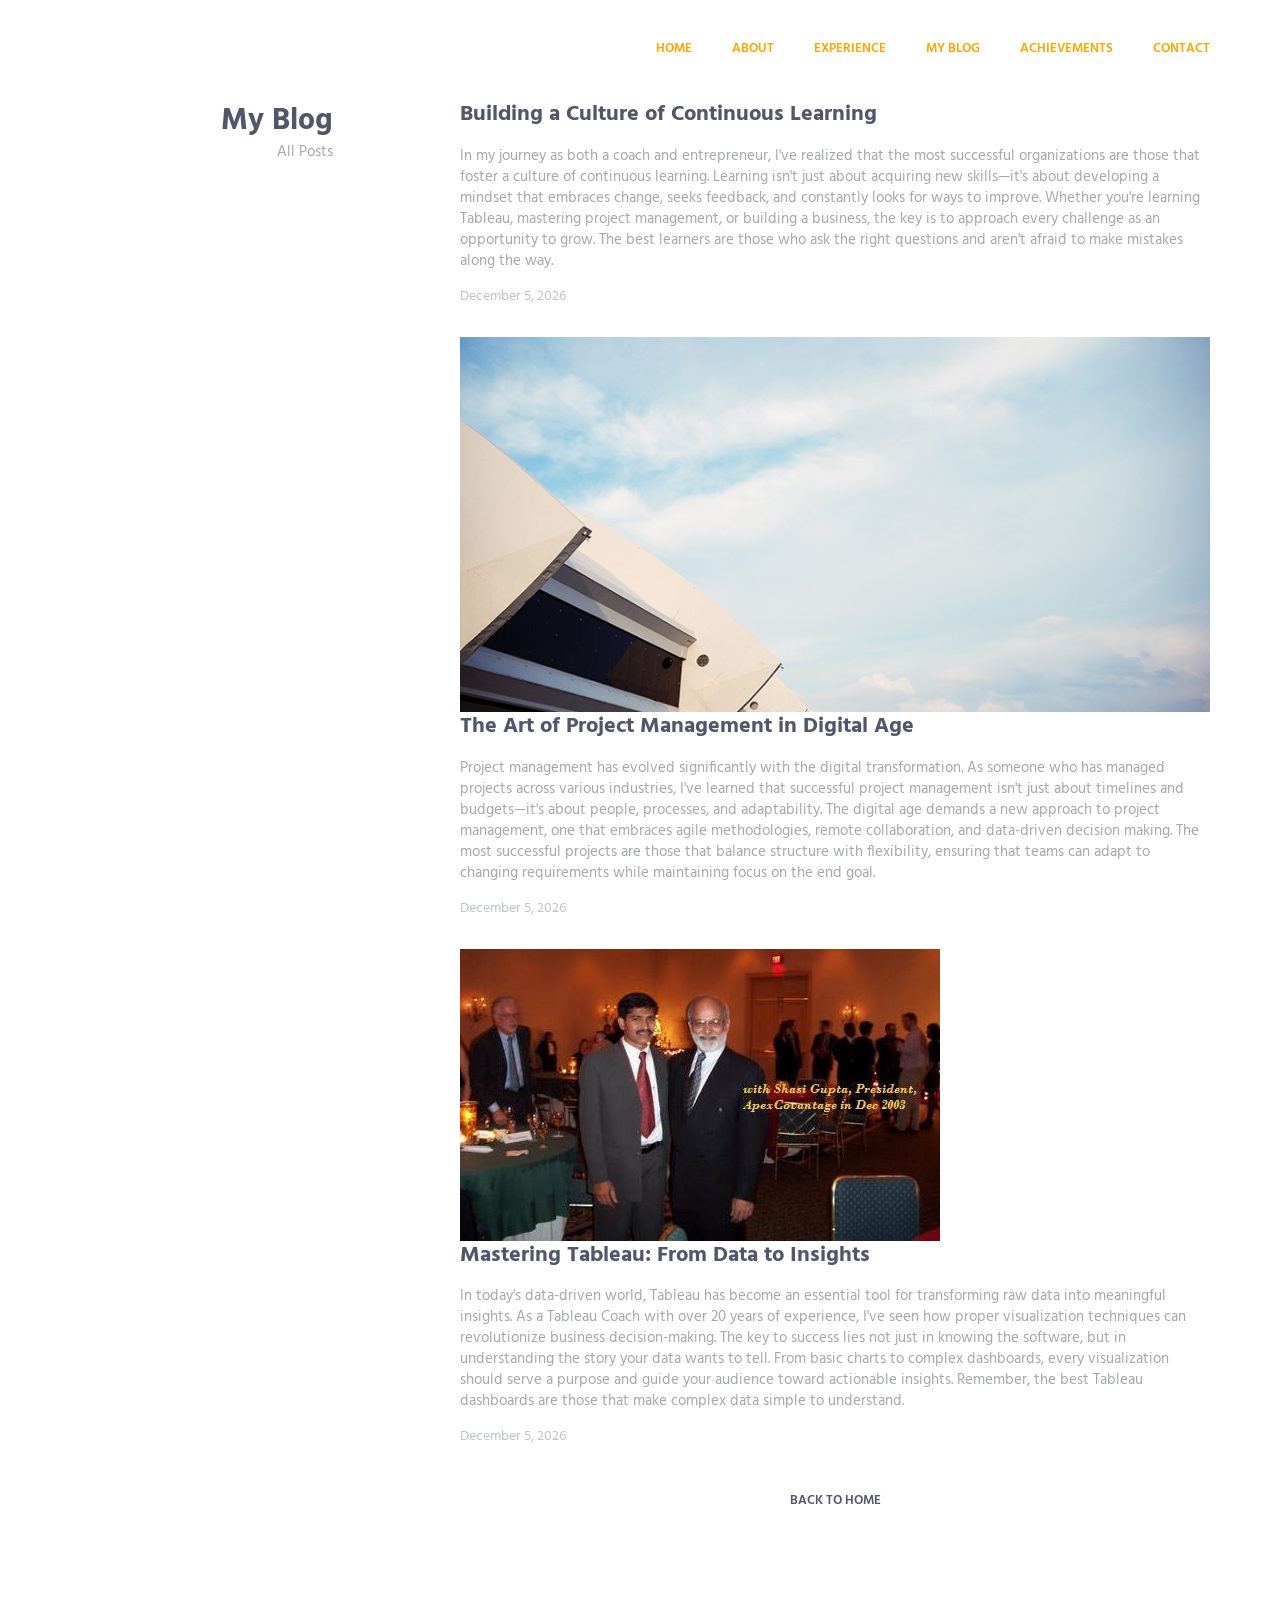
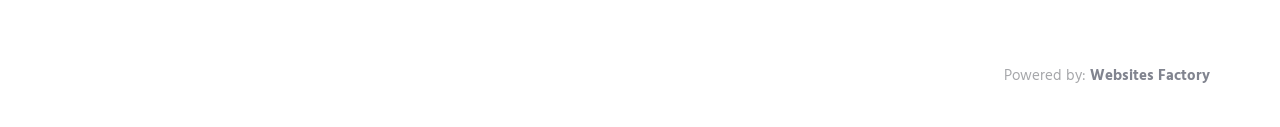
<file: blog.html>
<!DOCTYPE html>
<html lang="en" class="no-js">
    <!-- BEGIN HEAD -->
    <head>
        <meta charset="utf-8"/>
        <title>My Blog - Ravi Thota</title>
        <meta http-equiv="X-UA-Compatible" content="IE=edge">
        <meta content="width=device-width, initial-scale=1" name="viewport"/>
        <meta content="Ravi Thota Blog Posts" name="description"/>
        <meta content="Ravi Thota" name="author"/>

        <!-- GLOBAL MANDATORY STYLES -->
        <link href="http://fonts.googleapis.com/css?family=Hind:300,400,500,600,700" rel="stylesheet" type="text/css">
        <link href="vendor/simple-line-icons/css/simple-line-icons.css" rel="stylesheet" type="text/css"/>
        <link href="vendor/bootstrap/css/bootstrap.min.css" rel="stylesheet" type="text/css"/>

        <!-- PAGE LEVEL PLUGIN STYLES -->
        <link href="css/animate.css" rel="stylesheet">

        <!-- THEME STYLES -->
        <link href="css/layout.min.css" rel="stylesheet" type="text/css"/>

        <!-- Favicon -->
        <link rel="shortcut icon" href="favicon.ico"/>
    </head>
    <!-- END HEAD -->

    <!-- BODY -->
    <body id="body" data-spy="scroll" data-target=".header">

        <!--========== HEADER ==========-->
        <header class="header navbar-fixed-top">
            <!-- Navbar -->
            <nav class="navbar" role="navigation">
                <div class="container">
                    <!-- Brand and toggle get grouped for better mobile display -->
                    <div class="menu-container js_nav-item">
                        <button type="button" class="navbar-toggle" data-toggle="collapse" data-target=".nav-collapse">
                            <span class="sr-only">Toggle navigation</span>
                            <span class="toggle-icon"></span>
                        </button>

                        <!-- Logo -->
                        <!-- End Logo -->
                    </div>

                    <!-- Collect the nav links, forms, and other content for toggling -->
                    <div class="collapse navbar-collapse nav-collapse">
                        <div class="menu-container">
                            <ul class="nav navbar-nav navbar-nav-right">
                                <li class="js_nav-item nav-item"><a class="nav-item-child nav-item-hover" href="index.html">Home</a></li>
                                <li class="js_nav-item nav-item"><a class="nav-item-child nav-item-hover" href="index.html#about">About</a></li>
                                <li class="js_nav-item nav-item"><a class="nav-item-child nav-item-hover" href="index.html#experience">Experience</a></li>
                                <li class="js_nav-item nav-item"><a class="nav-item-child nav-item-hover active" href="index.html#blog">My Blog</a></li>
                                <li class="js_nav-item nav-item"><a class="nav-item-child nav-item-hover" href="index.html#work">Achievements</a></li>
                                <li class="js_nav-item nav-item"><a class="nav-item-child nav-item-hover" href="index.html#contact">Contact</a></li>
                            </ul>
                        </div>
                    </div>
                    <!-- End Navbar Collapse -->
                </div>
            </nav>
            <!-- Navbar -->
        </header>
        <!--========== END HEADER ==========-->

        <!--========== PAGE LAYOUT ==========-->
        <!-- Blog Posts -->
        <div id="blog-posts">
            <div class="container content-lg">
                <div class="row">
                    <div class="col-sm-3 sm-margin-b-30">
                        <div class="text-right sm-text-left">
                            <h2 class="margin-b-0">My Blog</h2>
                            <p>All Posts</p>
                        </div>
                    </div>
                    <div class="col-sm-8 col-sm-offset-1">
                        <!-- Blog Posts Container -->
                        <div id="blog-posts-container">
                            <!-- Blog posts will be dynamically loaded here -->
                        </div>
                        
                        <!-- Back to Home Button -->
                        <div class="text-center margin-t-30">
                            <a href="index.html" class="btn-theme btn-theme-sm btn-white-bg text-uppercase">Back to Home</a>
                        </div>
                    </div>
                </div>
                <!--// end row -->
            </div>
        </div>
        <!-- End Blog Posts -->
        <!--========== END PAGE LAYOUT ==========-->

        <!--========== FOOTER ==========-->
        <footer class="footer">
            <div class="content container">
                <div class="row">
                    <div class="col-xs-6">
                    </div>
                    <div class="col-xs-6 text-right sm-text-left">
                        <p class="margin-b-0">
                           Powered by: <a class="fweight-700"
                           href="http://www.websitesfactory.in/">Websites
                              Factory</a></p>
                    </div>
                </div>
                <!--// end row -->
            </div>
        </footer>
        <!--========== END FOOTER ==========-->

        <!-- Back To Top -->
        <a href="javascript:void(0);" class="js-back-to-top back-to-top">Top</a>

        <!-- JAVASCRIPTS(Load javascripts at bottom, this will reduce page load time) -->
        <!-- CORE PLUGINS -->
        <script src="vendor/jquery.min.js" type="text/javascript"></script>
        <script src="vendor/jquery-migrate.min.js" type="text/javascript"></script>
        <script src="vendor/bootstrap/js/bootstrap.min.js" type="text/javascript"></script>

        <!-- PAGE LEVEL PLUGINS -->
        <script src="vendor/jquery.easing.js" type="text/javascript"></script>
        <script src="vendor/jquery.back-to-top.js" type="text/javascript"></script>
        <script src="vendor/jquery.smooth-scroll.js" type="text/javascript"></script>
        <script src="vendor/jquery.wow.min.js" type="text/javascript"></script>
        <script src="vendor/jquery.parallax.min.js" type="text/javascript"></script>
        <script src="vendor/jquery.appear.js" type="text/javascript"></script>

        <!-- PAGE LEVEL SCRIPTS -->
        <script src="js/layout.min.js" type="text/javascript"></script>
        <script src="js/blog-manager.js" type="text/javascript"></script>
        
        <!-- Blog Display Script -->
        <script>
            document.addEventListener('DOMContentLoaded', function() {
                displayAllBlogPosts();
            });

            function displayAllBlogPosts() {
                const container = document.getElementById('blog-posts-container');
                const blogs = blogManager.getAllBlogs();
                
                if (blogs.length === 0) {
                    container.innerHTML = '<div class="text-center"><p>No blog posts available yet.</p></div>';
                    return;
                }

                let html = '';
                blogs.forEach(blog => {
                    html += `
                        <div class="blog-post margin-b-30">
                            ${blog.imageUrl ? `
                                <div class="blog-post-img">
                                    <img class="img-responsive" src="${blog.imageUrl}" alt="${blog.title}">
                                </div>
                            ` : ''}
                            <div class="blog-post-content">
                                <h3 class="blog-post-title">${blog.title}</h3>
                                <p class="blog-post-text">${blog.content}</p>
                                <div class="blog-post-meta">
                                    <span class="blog-post-date">${blog.date}</span>
                                </div>
                            </div>
                        </div>
                    `;
                });
                
                container.innerHTML = html;
            }
        </script>

    </body>
    <!-- END BODY -->
</html>
</file>
<file: vendor/simple-line-icons/css/simple-line-icons.css>
@font-face {
  font-family: 'simple-line-icons';
  src: url('../fonts/Simple-Line-Icons.eot?v=2.3.2');
  src: url('../fonts/Simple-Line-Icons.eot?v=2.3.2#iefix') format('embedded-opentype'), url('../fonts/Simple-Line-Icons.woff2?v=2.3.2') format('woff2'), url('../fonts/Simple-Line-Icons.ttf?v=2.3.2') format('truetype'), url('../fonts/Simple-Line-Icons.woff?v=2.3.2') format('woff'), url('../fonts/Simple-Line-Icons.svg?v=2.3.2#simple-line-icons') format('svg');
  font-weight: normal;
  font-style: normal;
}
/*
 Use the following CSS code if you want to have a class per icon.
 Instead of a list of all class selectors, you can use the generic [class*="icon-"] selector, but it's slower:
*/
.icon-user,
.icon-people,
.icon-user-female,
.icon-user-follow,
.icon-user-following,
.icon-user-unfollow,
.icon-login,
.icon-logout,
.icon-emotsmile,
.icon-phone,
.icon-call-end,
.icon-call-in,
.icon-call-out,
.icon-map,
.icon-location-pin,
.icon-direction,
.icon-directions,
.icon-compass,
.icon-layers,
.icon-menu,
.icon-list,
.icon-options-vertical,
.icon-options,
.icon-arrow-down,
.icon-arrow-left,
.icon-arrow-right,
.icon-arrow-up,
.icon-arrow-up-circle,
.icon-arrow-left-circle,
.icon-arrow-right-circle,
.icon-arrow-down-circle,
.icon-check,
.icon-clock,
.icon-plus,
.icon-minus,
.icon-close,
.icon-exclamation,
.icon-organization,
.icon-trophy,
.icon-screen-smartphone,
.icon-screen-desktop,
.icon-plane,
.icon-notebook,
.icon-mustache,
.icon-mouse,
.icon-magnet,
.icon-energy,
.icon-disc,
.icon-cursor,
.icon-cursor-move,
.icon-crop,
.icon-chemistry,
.icon-speedometer,
.icon-shield,
.icon-screen-tablet,
.icon-magic-wand,
.icon-hourglass,
.icon-graduation,
.icon-ghost,
.icon-game-controller,
.icon-fire,
.icon-eyeglass,
.icon-envelope-open,
.icon-envelope-letter,
.icon-bell,
.icon-badge,
.icon-anchor,
.icon-wallet,
.icon-vector,
.icon-speech,
.icon-puzzle,
.icon-printer,
.icon-present,
.icon-playlist,
.icon-pin,
.icon-picture,
.icon-handbag,
.icon-globe-alt,
.icon-globe,
.icon-folder-alt,
.icon-folder,
.icon-film,
.icon-feed,
.icon-drop,
.icon-drawer,
.icon-docs,
.icon-doc,
.icon-diamond,
.icon-cup,
.icon-calculator,
.icon-bubbles,
.icon-briefcase,
.icon-book-open,
.icon-basket-loaded,
.icon-basket,
.icon-bag,
.icon-action-undo,
.icon-action-redo,
.icon-wrench,
.icon-umbrella,
.icon-trash,
.icon-tag,
.icon-support,
.icon-frame,
.icon-size-fullscreen,
.icon-size-actual,
.icon-shuffle,
.icon-share-alt,
.icon-share,
.icon-rocket,
.icon-question,
.icon-pie-chart,
.icon-pencil,
.icon-note,
.icon-loop,
.icon-home,
.icon-grid,
.icon-graph,
.icon-microphone,
.icon-music-tone-alt,
.icon-music-tone,
.icon-earphones-alt,
.icon-earphones,
.icon-equalizer,
.icon-like,
.icon-dislike,
.icon-control-start,
.icon-control-rewind,
.icon-control-play,
.icon-control-pause,
.icon-control-forward,
.icon-control-end,
.icon-volume-1,
.icon-volume-2,
.icon-volume-off,
.icon-calendar,
.icon-bulb,
.icon-chart,
.icon-ban,
.icon-bubble,
.icon-camrecorder,
.icon-camera,
.icon-cloud-download,
.icon-cloud-upload,
.icon-envelope,
.icon-eye,
.icon-flag,
.icon-heart,
.icon-info,
.icon-key,
.icon-link,
.icon-lock,
.icon-lock-open,
.icon-magnifier,
.icon-magnifier-add,
.icon-magnifier-remove,
.icon-paper-clip,
.icon-paper-plane,
.icon-power,
.icon-refresh,
.icon-reload,
.icon-settings,
.icon-star,
.icon-symbol-female,
.icon-symbol-male,
.icon-target,
.icon-credit-card,
.icon-paypal,
.icon-social-tumblr,
.icon-social-twitter,
.icon-social-facebook,
.icon-social-instagram,
.icon-social-linkedin,
.icon-social-pinterest,
.icon-social-github,
.icon-social-google,
.icon-social-reddit,
.icon-social-skype,
.icon-social-dribbble,
.icon-social-behance,
.icon-social-foursqare,
.icon-social-soundcloud,
.icon-social-spotify,
.icon-social-stumbleupon,
.icon-social-youtube,
.icon-social-dropbox {
  font-family: 'simple-line-icons';
  speak: none;
  font-style: normal;
  font-weight: normal;
  font-variant: normal;
  text-transform: none;
  line-height: 1;
  /* Better Font Rendering =========== */
  -webkit-font-smoothing: antialiased;
  -moz-osx-font-smoothing: grayscale;
}
.icon-user:before {
  content: "\e005";
}
.icon-people:before {
  content: "\e001";
}
.icon-user-female:before {
  content: "\e000";
}
.icon-user-follow:before {
  content: "\e002";
}
.icon-user-following:before {
  content: "\e003";
}
.icon-user-unfollow:before {
  content: "\e004";
}
.icon-login:before {
  content: "\e066";
}
.icon-logout:before {
  content: "\e065";
}
.icon-emotsmile:before {
  content: "\e021";
}
.icon-phone:before {
  content: "\e600";
}
.icon-call-end:before {
  content: "\e048";
}
.icon-call-in:before {
  content: "\e047";
}
.icon-call-out:before {
  content: "\e046";
}
.icon-map:before {
  content: "\e033";
}
.icon-location-pin:before {
  content: "\e096";
}
.icon-direction:before {
  content: "\e042";
}
.icon-directions:before {
  content: "\e041";
}
.icon-compass:before {
  content: "\e045";
}
.icon-layers:before {
  content: "\e034";
}
.icon-menu:before {
  content: "\e601";
}
.icon-list:before {
  content: "\e067";
}
.icon-options-vertical:before {
  content: "\e602";
}
.icon-options:before {
  content: "\e603";
}
.icon-arrow-down:before {
  content: "\e604";
}
.icon-arrow-left:before {
  content: "\e605";
}
.icon-arrow-right:before {
  content: "\e606";
}
.icon-arrow-up:before {
  content: "\e607";
}
.icon-arrow-up-circle:before {
  content: "\e078";
}
.icon-arrow-left-circle:before {
  content: "\e07a";
}
.icon-arrow-right-circle:before {
  content: "\e079";
}
.icon-arrow-down-circle:before {
  content: "\e07b";
}
.icon-check:before {
  content: "\e080";
}
.icon-clock:before {
  content: "\e081";
}
.icon-plus:before {
  content: "\e095";
}
.icon-minus:before {
  content: "\e615";
}
.icon-close:before {
  content: "\e082";
}
.icon-exclamation:before {
  content: "\e617";
}
.icon-organization:before {
  content: "\e616";
}
.icon-trophy:before {
  content: "\e006";
}
.icon-screen-smartphone:before {
  content: "\e010";
}
.icon-screen-desktop:before {
  content: "\e011";
}
.icon-plane:before {
  content: "\e012";
}
.icon-notebook:before {
  content: "\e013";
}
.icon-mustache:before {
  content: "\e014";
}
.icon-mouse:before {
  content: "\e015";
}
.icon-magnet:before {
  content: "\e016";
}
.icon-energy:before {
  content: "\e020";
}
.icon-disc:before {
  content: "\e022";
}
.icon-cursor:before {
  content: "\e06e";
}
.icon-cursor-move:before {
  content: "\e023";
}
.icon-crop:before {
  content: "\e024";
}
.icon-chemistry:before {
  content: "\e026";
}
.icon-speedometer:before {
  content: "\e007";
}
.icon-shield:before {
  content: "\e00e";
}
.icon-screen-tablet:before {
  content: "\e00f";
}
.icon-magic-wand:before {
  content: "\e017";
}
.icon-hourglass:before {
  content: "\e018";
}
.icon-graduation:before {
  content: "\e019";
}
.icon-ghost:before {
  content: "\e01a";
}
.icon-game-controller:before {
  content: "\e01b";
}
.icon-fire:before {
  content: "\e01c";
}
.icon-eyeglass:before {
  content: "\e01d";
}
.icon-envelope-open:before {
  content: "\e01e";
}
.icon-envelope-letter:before {
  content: "\e01f";
}
.icon-bell:before {
  content: "\e027";
}
.icon-badge:before {
  content: "\e028";
}
.icon-anchor:before {
  content: "\e029";
}
.icon-wallet:before {
  content: "\e02a";
}
.icon-vector:before {
  content: "\e02b";
}
.icon-speech:before {
  content: "\e02c";
}
.icon-puzzle:before {
  content: "\e02d";
}
.icon-printer:before {
  content: "\e02e";
}
.icon-present:before {
  content: "\e02f";
}
.icon-playlist:before {
  content: "\e030";
}
.icon-pin:before {
  content: "\e031";
}
.icon-picture:before {
  content: "\e032";
}
.icon-handbag:before {
  content: "\e035";
}
.icon-globe-alt:before {
  content: "\e036";
}
.icon-globe:before {
  content: "\e037";
}
.icon-folder-alt:before {
  content: "\e039";
}
.icon-folder:before {
  content: "\e089";
}
.icon-film:before {
  content: "\e03a";
}
.icon-feed:before {
  content: "\e03b";
}
.icon-drop:before {
  content: "\e03e";
}
.icon-drawer:before {
  content: "\e03f";
}
.icon-docs:before {
  content: "\e040";
}
.icon-doc:before {
  content: "\e085";
}
.icon-diamond:before {
  content: "\e043";
}
.icon-cup:before {
  content: "\e044";
}
.icon-calculator:before {
  content: "\e049";
}
.icon-bubbles:before {
  content: "\e04a";
}
.icon-briefcase:before {
  content: "\e04b";
}
.icon-book-open:before {
  content: "\e04c";
}
.icon-basket-loaded:before {
  content: "\e04d";
}
.icon-basket:before {
  content: "\e04e";
}
.icon-bag:before {
  content: "\e04f";
}
.icon-action-undo:before {
  content: "\e050";
}
.icon-action-redo:before {
  content: "\e051";
}
.icon-wrench:before {
  content: "\e052";
}
.icon-umbrella:before {
  content: "\e053";
}
.icon-trash:before {
  content: "\e054";
}
.icon-tag:before {
  content: "\e055";
}
.icon-support:before {
  content: "\e056";
}
.icon-frame:before {
  content: "\e038";
}
.icon-size-fullscreen:before {
  content: "\e057";
}
.icon-size-actual:before {
  content: "\e058";
}
.icon-shuffle:before {
  content: "\e059";
}
.icon-share-alt:before {
  content: "\e05a";
}
.icon-share:before {
  content: "\e05b";
}
.icon-rocket:before {
  content: "\e05c";
}
.icon-question:before {
  content: "\e05d";
}
.icon-pie-chart:before {
  content: "\e05e";
}
.icon-pencil:before {
  content: "\e05f";
}
.icon-note:before {
  content: "\e060";
}
.icon-loop:before {
  content: "\e064";
}
.icon-home:before {
  content: "\e069";
}
.icon-grid:before {
  content: "\e06a";
}
.icon-graph:before {
  content: "\e06b";
}
.icon-microphone:before {
  content: "\e063";
}
.icon-music-tone-alt:before {
  content: "\e061";
}
.icon-music-tone:before {
  content: "\e062";
}
.icon-earphones-alt:before {
  content: "\e03c";
}
.icon-earphones:before {
  content: "\e03d";
}
.icon-equalizer:before {
  content: "\e06c";
}
.icon-like:before {
  content: "\e068";
}
.icon-dislike:before {
  content: "\e06d";
}
.icon-control-start:before {
  content: "\e06f";
}
.icon-control-rewind:before {
  content: "\e070";
}
.icon-control-play:before {
  content: "\e071";
}
.icon-control-pause:before {
  content: "\e072";
}
.icon-control-forward:before {
  content: "\e073";
}
.icon-control-end:before {
  content: "\e074";
}
.icon-volume-1:before {
  content: "\e09f";
}
.icon-volume-2:before {
  content: "\e0a0";
}
.icon-volume-off:before {
  content: "\e0a1";
}
.icon-calendar:before {
  content: "\e075";
}
.icon-bulb:before {
  content: "\e076";
}
.icon-chart:before {
  content: "\e077";
}
.icon-ban:before {
  content: "\e07c";
}
.icon-bubble:before {
  content: "\e07d";
}
.icon-camrecorder:before {
  content: "\e07e";
}
.icon-camera:before {
  content: "\e07f";
}
.icon-cloud-download:before {
  content: "\e083";
}
.icon-cloud-upload:before {
  content: "\e084";
}
.icon-envelope:before {
  content: "\e086";
}
.icon-eye:before {
  content: "\e087";
}
.icon-flag:before {
  content: "\e088";
}
.icon-heart:before {
  content: "\e08a";
}
.icon-info:before {
  content: "\e08b";
}
.icon-key:before {
  content: "\e08c";
}
.icon-link:before {
  content: "\e08d";
}
.icon-lock:before {
  content: "\e08e";
}
.icon-lock-open:before {
  content: "\e08f";
}
.icon-magnifier:before {
  content: "\e090";
}
.icon-magnifier-add:before {
  content: "\e091";
}
.icon-magnifier-remove:before {
  content: "\e092";
}
.icon-paper-clip:before {
  content: "\e093";
}
.icon-paper-plane:before {
  content: "\e094";
}
.icon-power:before {
  content: "\e097";
}
.icon-refresh:before {
  content: "\e098";
}
.icon-reload:before {
  content: "\e099";
}
.icon-settings:before {
  content: "\e09a";
}
.icon-star:before {
  content: "\e09b";
}
.icon-symbol-female:before {
  content: "\e09c";
}
.icon-symbol-male:before {
  content: "\e09d";
}
.icon-target:before {
  content: "\e09e";
}
.icon-credit-card:before {
  content: "\e025";
}
.icon-paypal:before {
  content: "\e608";
}
.icon-social-tumblr:before {
  content: "\e00a";
}
.icon-social-twitter:before {
  content: "\e009";
}
.icon-social-facebook:before {
  content: "\e00b";
}
.icon-social-instagram:before {
  content: "\e609";
}
.icon-social-linkedin:before {
  content: "\e60a";
}
.icon-social-pinterest:before {
  content: "\e60b";
}
.icon-social-github:before {
  content: "\e60c";
}
.icon-social-google:before {
  content: "\e60d";
}
.icon-social-reddit:before {
  content: "\e60e";
}
.icon-social-skype:before {
  content: "\e60f";
}
.icon-social-dribbble:before {
  content: "\e00d";
}
.icon-social-behance:before {
  content: "\e610";
}
.icon-social-foursqare:before {
  content: "\e611";
}
.icon-social-soundcloud:before {
  content: "\e612";
}
.icon-social-spotify:before {
  content: "\e613";
}
.icon-social-stumbleupon:before {
  content: "\e614";
}
.icon-social-youtube:before {
  content: "\e008";
}
.icon-social-dropbox:before {
  content: "\e00c";
}
</file>
<file: css/layout.min.css>
.link,body{position:relative;font-family:Hind,sans-serif}.btn-theme,p{line-height:1.4}.btn-theme.active.focus,.btn-theme.active:focus,.btn-theme.focus,.btn-theme:active.focus,.btn-theme:active:focus,.btn-theme:focus,:active,:focus,a,a:active,a:focus,a:hover{outline:0}.btn-theme:hover,.progress-box .progress-bar{transition-property:all;transition-timing-function:cubic-bezier(.7,1,.7,1)}.header .nav-item-child,.link,a,body,em,h1,h2,h3,h4,h5,h6,li,li a,p,span{font-family:Hind,sans-serif}.header .nav-item-hover:after,.link:after,.work .work-overlay:before{content:" "}.back-to-top,.header .nav-item-child,.link{text-transform:uppercase}.back-to-top:focus,.back-to-top:hover,.btn-theme.focus,.btn-theme:focus,.btn-theme:hover,.content-wrapper-link,.header .logo-wrap:focus,.header .logo-wrap:hover,a:active,a:focus,a:hover,h1>a:focus,h2>a:focus,h3>a:focus,h4>a:focus,h5>a:focus,h6>a:focus{text-decoration:none}.container-full-width:after,.container-sm:after{clear:both}html{overflow-x:hidden}body,html,html a{-webkit-font-smoothing:antialiased}p{font-size:15px;font-weight:400;color:#a6a7aa;margin-bottom:15px}em,li,li a{font-size:16px;font-weight:500;color:#515769}a{color:#81848f}a:active,a:focus,a:hover{color:#999caa}.link{font-size:13px;font-weight:600}.back-to-top,.form-control,span{font-weight:400}.link:after{position:absolute;top:8px;right:-15px;width:9px;height:2px;background:#17bed2}span{font-size:14px;color:#bfc1c7}h1,h2,h3,h4,h5,h6{font-weight:700;color:#515769;line-height:1.4;margin:0 0 15px}h1>a,h2>a,h3>a,h4>a,h5>a,h6>a{color:#515769}h1>a:hover,h2>a:hover,h3>a:hover,h4>a:hover,h5>a:hover,h6>a:hover{color:#999caa;text-decoration:none}h1{font-size:40px}h2{font-size:30px}h3,h4{font-size:22px}::selection{color:#fff;background:#17bed2;text-shadow:none}::-webkit-selection{color:#fff;background:#17bed2;text-shadow:none}::-moz-selection{color:#fff;background:#17bed2;text-shadow:none}.section-seperator{border-bottom:1px solid #edf0f2}.content-wrapper-link{position:absolute;top:0;left:0;right:0;bottom:0;display:block;z-index:3}.btn-icon,.btn-theme,.work{position:relative}.btn-theme,.social-icons{display:inline-block;vertical-align:middle;text-align:center}.btn-theme{background-image:none;border-style:solid;white-space:nowrap;-ms-touch-action:manipulation;touch-action:manipulation;cursor:pointer;-webkit-user-select:none;-moz-user-select:none;-ms-user-select:none;user-select:none}.btn-theme:hover{transition-duration:.3s}.btn-theme.active,.btn-theme:active{background-image:none;outline:0}.btn-theme.disabled,.btn-theme[disabled],fieldset[disabled] .btn-theme{cursor:not-allowed;box-shadow:none;opacity:.65;pointer-events:none}.btn-icon{top:1px;margin-right:10px}.btn-white-bg{color:#515769;background:#fff;border-color:transparent;border-width:0}.btn-white-bg.focus,.btn-white-bg:focus,.btn-white-bg:hover{color:#fff;background:#17bed2;border-color:transparent}.btn-white-brd{color:#fff;background:0 0;border-color:#fff;border-width:2px}.btn-white-brd.focus,.btn-white-brd:focus,.btn-white-brd:hover{color:#515769;background:#fff;border-color:#fff}.btn-default-bg{color:#515769;background:#f3f4f5;border-color:transparent;border-width:0}.btn-default-bg.focus,.btn-default-bg:focus,.btn-default-bg:hover{color:#fff;background:#17bed2;border-color:transparent}.btn-theme-sm{font-size:13px;font-weight:600;padding:15px 40px}.btn-theme-md{font-size:15px;font-weight:600;padding:20px 30px}.progress-box .progress{box-shadow:none;height:3px}.progress-box .progress-bar{transition-duration:2s}.social-icons{width:40px;height:40px;font-size:16px;color:orange;border-radius:50%;padding:11px;transition-duration:.3s;transition-property:all;transition-timing-function:cubic-bezier(.7,1,.7,1)}.work .work-overlay:before,.work .work-popup-overlay{top:0;width:100%;height:100%;transition-property:all;transition-timing-function:cubic-bezier(.7,1,.7,1);transition-duration:.3s;left:0}.social-icons:hover{color:#515769;background:#fff;transition-duration:.3s;transition-property:all;transition-timing-function:cubic-bezier(.7,1,.7,1)}.promo-block{padding:220px 0 130px}.promo-block .promo-block-title{font-size:70px;color:orange;line-height:1}@media (max-width:480px){.promo-block .promo-block-title{font-size:50px}}.promo-block .promo-block-text{font-size:25px;color:orange;}.promo-block .promo-block-divider{border-bottom:1px solid rgba(255,255,255,.4);padding-bottom:20px;margin-bottom:35px}.service{background:#fff;padding:30px}.service .service-element,.service .service-info{-webkit-transform:translate3d(0,0,0);-moz-transform:translate3d(0,0,0);transform:translate3d(0,0,0);transition-duration:.3s;transition-property:all;transition-timing-function:cubic-bezier(.7,1,.7,1)}.service .service-icon{display:block;font-size:30px;color:#999caa;margin-bottom:30px}.service:hover .service-element{opacity:0;-webkit-transform:translate3d(0,-100%,0);-moz-transform:translate3d(0,-100%,0);transform:translate3d(0,-100%,0);transition-duration:.3s;transition-property:all;transition-timing-function:cubic-bezier(.7,1,.7,1)}.service:hover .service-info{-webkit-transform:translate3d(0,-30%,0);-moz-transform:translate3d(0,-30%,0);transform:translate3d(0,-30%,0);transition-duration:.3s;transition-property:all;transition-timing-function:cubic-bezier(.7,1,.7,1)}.work{display:block}.work .work-overlay{position:relative;cursor:pointer}.work .work-overlay:before{position:absolute;background:0 0}.work:hover .work-overlay:before{background:rgba(0,0,0,.5);transition-duration:.3s;transition-property:all;transition-timing-function:cubic-bezier(.7,1,.7,1)}.work .work-popup-overlay{position:fixed;right:0;z-index:99999;opacity:0;visibility:hidden;-webkit-backface-visibility:hidden;backface-visibility:hidden;overflow-x:hidden;background:rgba(81,87,105,.4)}.work .work-popup-overlay-show{opacity:1;visibility:visible;-webkit-backface-visibility:visible;backface-visibility:visible;transition-duration:.3s;transition-property:all;transition-timing-function:cubic-bezier(.7,1,.7,1)}.work .work-popup-content{position:absolute;top:50%;left:0;right:0;width:730px;height:auto;display:block;background:#fff;padding:30px;margin:0 auto;-webkit-transform:translate3d(0,-50%,0);-moz-transform:translate3d(0,-50%,0);transform:translate3d(0,-50%,0)}.header .logo-img,.header .logo-img-main,.header .logo-wrap{display:inline-block}.work .work-popup-content-divider{border-right:1px solid #cdcecf}@media (max-width:768px){.work .work-popup-content{width:95%}.work .work-popup-content-divider{border-right:none;border-bottom:1px solid #cdcecf}}.work .work-popup-close{float:right;font-size:13px;font-weight:700;color:#c5c6cb;transition-duration:.3s;transition-property:all;transition-timing-function:cubic-bezier(.7,1,.7,1)}.work .work-popup-close:hover{color:#aaacb3;transition-duration:.3s;transition-property:all;transition-timing-function:cubic-bezier(.7,1,.7,1)}.work .work-popup-tag{margin:0}.work .work-popup-tag-item{padding:0 2px}.work .work-popup-tag-link{font-size:13px}.footer .footer-logo{width:64px;height:auto}.navbar-fixed-top .navbar-collapse{max-height:100%}.header .navbar{margin-bottom:0;border-bottom:1px solid rgba(255,255,255,.2);transition-duration:.3s;transition-property:all;transition-timing-function:cubic-bezier(.7,1,.7,1)}.header .navbar-toggle{width:25px;height:25px;border:none;padding:0;margin:35px 0}.header .navbar-toggle .toggle-icon{position:relative;width:21px;height:1px;display:inline-block;background:#515769;transition-duration:.3s;transition-property:all;transition-timing-function:cubic-bezier(.7,1,.7,1)}.header .navbar-toggle .toggle-icon:after,.header .navbar-toggle .toggle-icon:before{position:absolute;left:0;background:#515769;content:" "}.header .navbar-toggle .toggle-icon:before{width:10px;height:1px;bottom:10px;-webkit-transform:rotate(0);-moz-transform:rotate(0);transform:rotate(0);transition-duration:.3s;transition-property:all;transition-timing-function:cubic-bezier(.7,1,.7,1)}.header .navbar-toggle .toggle-icon:after{width:16px;height:1px;top:-5px;-webkit-transform:rotate(0);-moz-transform:rotate(0);transform:rotate(0);transition-duration:.3s;transition-property:all;transition-timing-function:cubic-bezier(.7,1,.7,1)}.header .navbar-toggle:hover .toggle-icon{background:#17bed2;transition-duration:.3s;transition-property:all;transition-timing-function:cubic-bezier(.7,1,.7,1)}.header .navbar-toggle:hover .toggle-icon:after,.header .navbar-toggle:hover .toggle-icon:before{width:21px;height:1px;background:#17bed2;transition-duration:.3s;transition-property:all;transition-timing-function:cubic-bezier(.7,1,.7,1)}.header .logo-img-active,.header .logo-img-main,.header .nav-item.active .nav-item-hover:after,.header .nav-item:hover .nav-item-hover:after{transition-duration:.4s;transition-property:all;transition-timing-function:cubic-bezier(.7,1,.7,1)}.header .navbar-toggle:hover .toggle-icon.is-clicked{background:rgba(81,87,105,0)}.header .logo{width:100px;height:100px;float:left;max-height:95px;line-height:65px}.header .logo-wrap{padding:15px 0}.header .logo-img{width:64px;height:auto;max-width:100%;max-height:100%;vertical-align:middle}.header .logo-img-active{display:none}.header .nav-item,.header .nav-item-child{display:block;position:relative}.header .navbar-nav{padding-left:0;margin-bottom:0;list-style:none}.header .nav-item:last-child .nav-item-child{padding-right:0}.header .nav-item.active .nav-item-hover:after,.header .nav-item:hover .nav-item-hover:after{opacity:1}.header .nav-item-child{font-size:13px;font-weight:600;color:orange;line-height:55px;padding:20px;transition-duration:.3s;transition-property:all;transition-timing-function:cubic-bezier(.7,1,.7,1)}.header .nav-item-child:focus,.header .nav-item-child:hover{background:inherit}.header .nav-item-hover{position:relative}.header .nav-item-hover:after{position:absolute;top:45px;left:0;width:9px;height:2px;background:#17bed2;opacity:0;transition-duration:.4s;transition-property:all;transition-timing-function:cubic-bezier(.7,1,.7,1)}@media (max-width:991px){.header{background:#fff}.header .navbar-toggle{display:block}.header .navbar-collapse.collapse{display:none!important}.header .navbar-collapse.collapse.in{display:block!important}.header .nav-collapse{padding-left:0;padding-right:0}.header .navbar-nav{margin:0;float:none}.header .navbar-nav .nav-item{float:none}.header .menu-container:after,.header .menu-container:before{content:" ";display:table}.header .menu-container:after{clear:both}.header .logo .logo-img-main{display:none}.header .logo .logo-img-active{display:inline-block}.header .nav-item-child{color:#515769;line-height:1.4;padding:12px 12px 12px 15px}.header .nav-item-hover:after{position:absolute;top:19px}}@media (max-width:767px){.header .menu-container{padding-left:15px;padding-right:15px;margin-left:0;margin-right:0}.header .navbar>.container,.header .navbar>.container>.nav-collapse{padding-left:0;padding-right:0;margin-left:0;margin-right:0}.header .navbar>.container{width:auto}}@media (min-width:992px){.header .navbar-nav-right{float:right}.page-on-scroll .header .navbar{background:orange;border-bottom-color:orange;transition-duration:.3s;transition-property:all;transition-timing-function:cubic-bezier(.7,1,.7,1)}.page-on-scroll .header .logo-img-active,.page-on-scroll .header .logo-img-main{transition-duration:.4s;transition-property:all;transition-timing-function:cubic-bezier(.7,1,.7,1)}.page-on-scroll .header .logo-img-main{display:none}.page-on-scroll .header .logo-img-active{display:inline-block}.page-on-scroll .header .nav-item-child{color:#515769;transition-duration:.3s;transition-property:all;transition-timing-function:cubic-bezier(.7,1,.7,1)}}.back-to-top,.back-to-top:hover{color:orange;transition-property:all;transition-timing-function:cubic-bezier(.7,1,.7,1)}.back-to-top{position:fixed;right:10px;bottom:10px;display:inline-block;z-index:9;width:40px;height:40px;font-size:11px;text-align:center;line-height:3;letter-spacing:1px;background:#515769;border-radius:3px;visibility:hidden;opacity:0;padding:5px;-webkit-transform:translate3d(0,50px,0);-moz-transform:translate3d(0,50px,0);transform:translate3d(0,50px,0);transition-duration:.3s}.container-full-width:after,.container-full-width:before,.container-sm:after,.container-sm:before{content:" ";display:table}.back-to-top:hover{transition-duration:.3s}.back-to-top.back-to-top-is-visible{visibility:visible;opacity:.6;-webkit-transform:translate3d(0,0,0);-moz-transform:translate3d(0,0,0);transform:translate3d(0,0,0);transition-duration:.3s;transition-property:all;transition-timing-function:cubic-bezier(.7,1,.7,1)}.back-to-top.back-to-top-is-visible:hover{opacity:1;transition-duration:.3s;transition-property:all;transition-timing-function:cubic-bezier(.7,1,.7,1)}.back-to-top.back-to-top-fade-out{opacity:.4}.back-to-top.back-to-top-fade-out:hover{opacity:1;transition-duration:.3s;transition-property:all;transition-timing-function:cubic-bezier(.7,1,.7,1)}.form-control{height:50px;font-size:14px;color:#a6a7aa;background:#fafafa;border:none;box-shadow:none;border-radius:0;padding-left:15px}.form-control::-moz-placeholder{color:#a6a7aa}.form-control:-ms-input-placeholder{color:#a6a7aa}.form-control::-webkit-input-placeholder{color:#a6a7aa}.form-control:focus{color:#515769;box-shadow:none}.form-control:focus::-moz-placeholder{color:#515769}.form-control:focus:-ms-input-placeholder{color:#515769}.form-control:focus::-webkit-input-placeholder{color:#515769}.color-base{color:#17bed2!important}.color-white{color:#fff!important}.color-heading{color:#515769!important}.color-subtitle{color:#a6a7aa!important}.color-link{color:#81848f!important}.color-link-hover{color:#999caa!important}.color-sky-light{color:#fafafa!important}.bg-color-base{background:#17bed2!important}.bg-color-white{background:#fff!important}.bg-color-heading{background:#515769!important}.bg-color-subtitle{background:#a6a7aa!important}.bg-color-link{background:#81848f!important}.bg-color-link-hover{background:#999caa!important}.bg-color-sky-light{background:#fafafa!important}.row-space-2{margin-right:-2px;margin-left:-2px}.container-full-width,.container-sm{margin-right:auto;margin-left:auto}.row-space-2>[class*=col-]{padding-left:2px;padding-right:2px}.container-sm{padding-right:15px;padding-left:15px}@media (min-width:768px){.container-sm{width:750px}}@media (min-width:1200px){.container-sm{width:970px}}.content{padding-top:40px;padding-bottom:40px}.content-sm{padding-top:60px;padding-bottom:60px}.content-md{padding-top:80px;padding-bottom:80px}.content-lg{padding-top:100px;padding-bottom:100px}.full-width{width:100%;height:auto}.fweight-300{font-weight:300!important}.fweight-400{font-weight:400!important}.fweight-500{font-weight:500!important}.fweight-600{font-weight:600!important}.fweight-700{font-weight:700!important}.margin-l-0{margin-left:0!important}.margin-l-5{margin-left:5px!important}.margin-l-10{margin-left:10px!important}.margin-l-20{margin-left:20px!important}.margin-r-0{margin-right:0!important}.margin-r-5{margin-right:5px!important}.margin-r-10{margin-right:10px!important}.margin-r-20{margin-right:20px!important}.margin-t-0{margin-top:0!important}.margin-t-5{margin-top:5px!important}.margin-t-10{margin-top:10px!important}.margin-t-20{margin-top:20px!important}.margin-t-30{margin-top:30px!important}.margin-t-40{margin-top:40px!important}.margin-t-50{margin-top:50px!important}.margin-t-60{margin-top:60px!important}.margin-b-0{margin-bottom:0!important}.margin-b-4{margin-bottom:4px!important}.margin-b-5{margin-bottom:5px!important}.margin-b-10{margin-bottom:10px!important}.margin-b-20{margin-bottom:20px!important}.margin-b-30{margin-bottom:30px!important}.margin-b-40{margin-bottom:40px!important}.margin-b-50{margin-bottom:50px!important}.margin-b-60{margin-bottom:60px!important}.margin-b-70{margin-bottom:70px!important}.margin-b-80{margin-bottom:80px!important}.margin-b-90{margin-bottom:90px!important}.margin-b-100{margin-bottom:100px!important}.height-100{height:100px!important}.height-200{height:200px!important}.height-300{height:300px!important}.height-400{height:400px!important}.height-500{height:500px!important}@media (max-width:992px){.md-margin-b-0{margin-bottom:0!important}.md-margin-b-4{margin-bottom:4px!important}.md-margin-b-5{margin-bottom:5px!important}.md-margin-b-10{margin-bottom:10px!important}.md-margin-b-20{margin-bottom:20px!important}.md-margin-b-30{margin-bottom:30px!important}.md-margin-b-40{margin-bottom:40px!important}.md-margin-b-50{margin-bottom:50px!important}.md-margin-b-60{margin-bottom:60px!important}.md-margin-b-70{margin-bottom:70px!important}.md-margin-b-80{margin-bottom:80px!important}.md-margin-b-90{margin-bottom:90px!important}.md-margin-b-100{margin-bottom:100px!important}.md-text-center{text-align:center}.md-text-left{text-align:left}.md-text-right{text-align:right}}@media (max-width:768px){.sm-margin-b-0{margin-bottom:0!important}.sm-margin-b-4{margin-bottom:4px!important}.sm-margin-b-5{margin-bottom:5px!important}.sm-margin-b-10{margin-bottom:10px!important}.sm-margin-b-20{margin-bottom:20px!important}.sm-margin-b-30{margin-bottom:30px!important}.sm-margin-b-40{margin-bottom:40px!important}.sm-margin-b-50{margin-bottom:50px!important}.sm-margin-b-60{margin-bottom:60px!important}.sm-margin-b-70{margin-bottom:70px!important}.sm-margin-b-80{margin-bottom:80px!important}.sm-margin-b-90{margin-bottom:90px!important}.sm-margin-b-100{margin-bottom:100px!important}.sm-text-center{text-align:center}.sm-text-left{text-align:left}.sm-text-right{text-align:right}}@media (max-width:480px){.xs-margin-b-0{margin-bottom:0!important}.xs-margin-b-4{margin-bottom:4px!important}.xs-margin-b-5{margin-bottom:5px!important}.xs-margin-b-10{margin-bottom:10px!important}.xs-margin-b-20{margin-bottom:20px!important}.xs-margin-b-30{margin-bottom:30px!important}.xs-margin-b-40{margin-bottom:40px!important}.xs-margin-b-50{margin-bottom:50px!important}.xs-margin-b-60{margin-bottom:60px!important}.xs-margin-b-70{margin-bottom:70px!important}.xs-margin-b-80{margin-bottom:80px!important}.xs-margin-b-90{margin-bottom:90px!important}.xs-margin-b-100{margin-bottom:100px!important}.xs-text-center{text-align:center}.xs-text-left{text-align:left}.xs-text-right{text-align:right}}
</file>
